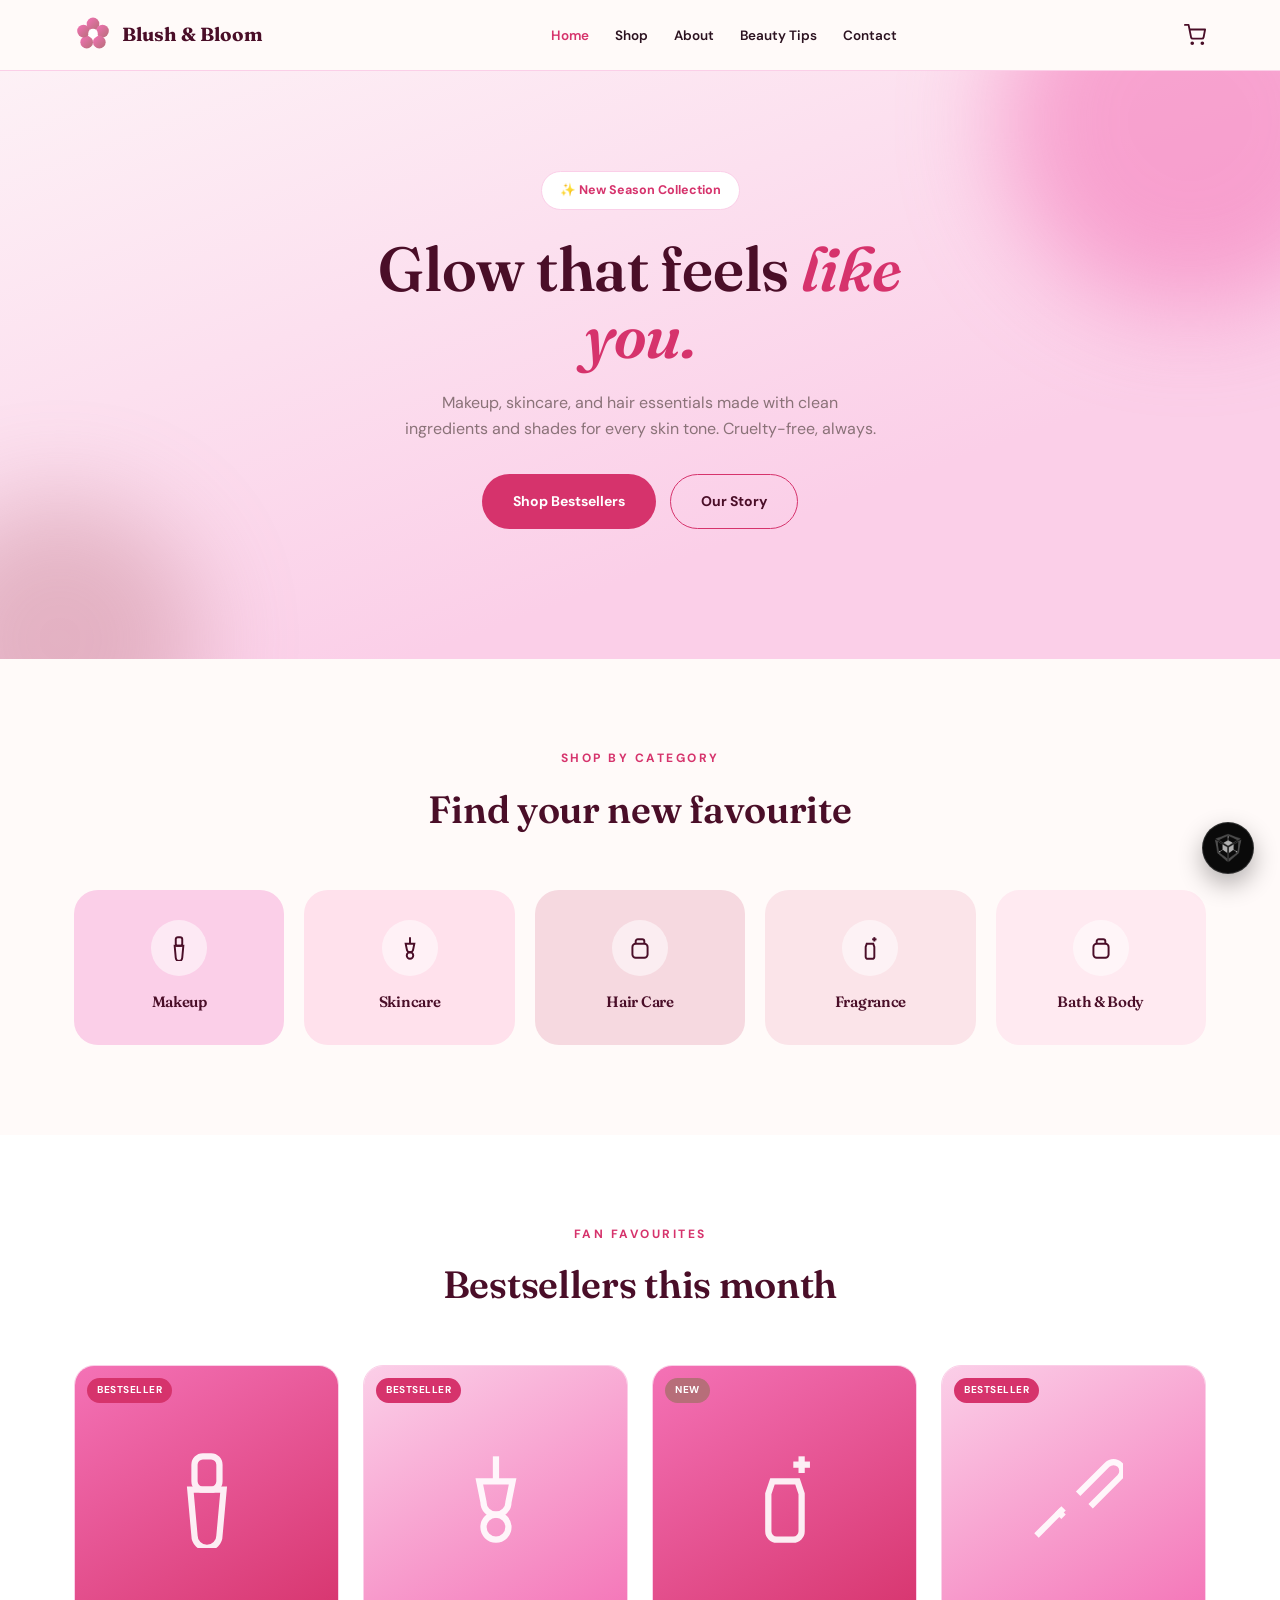
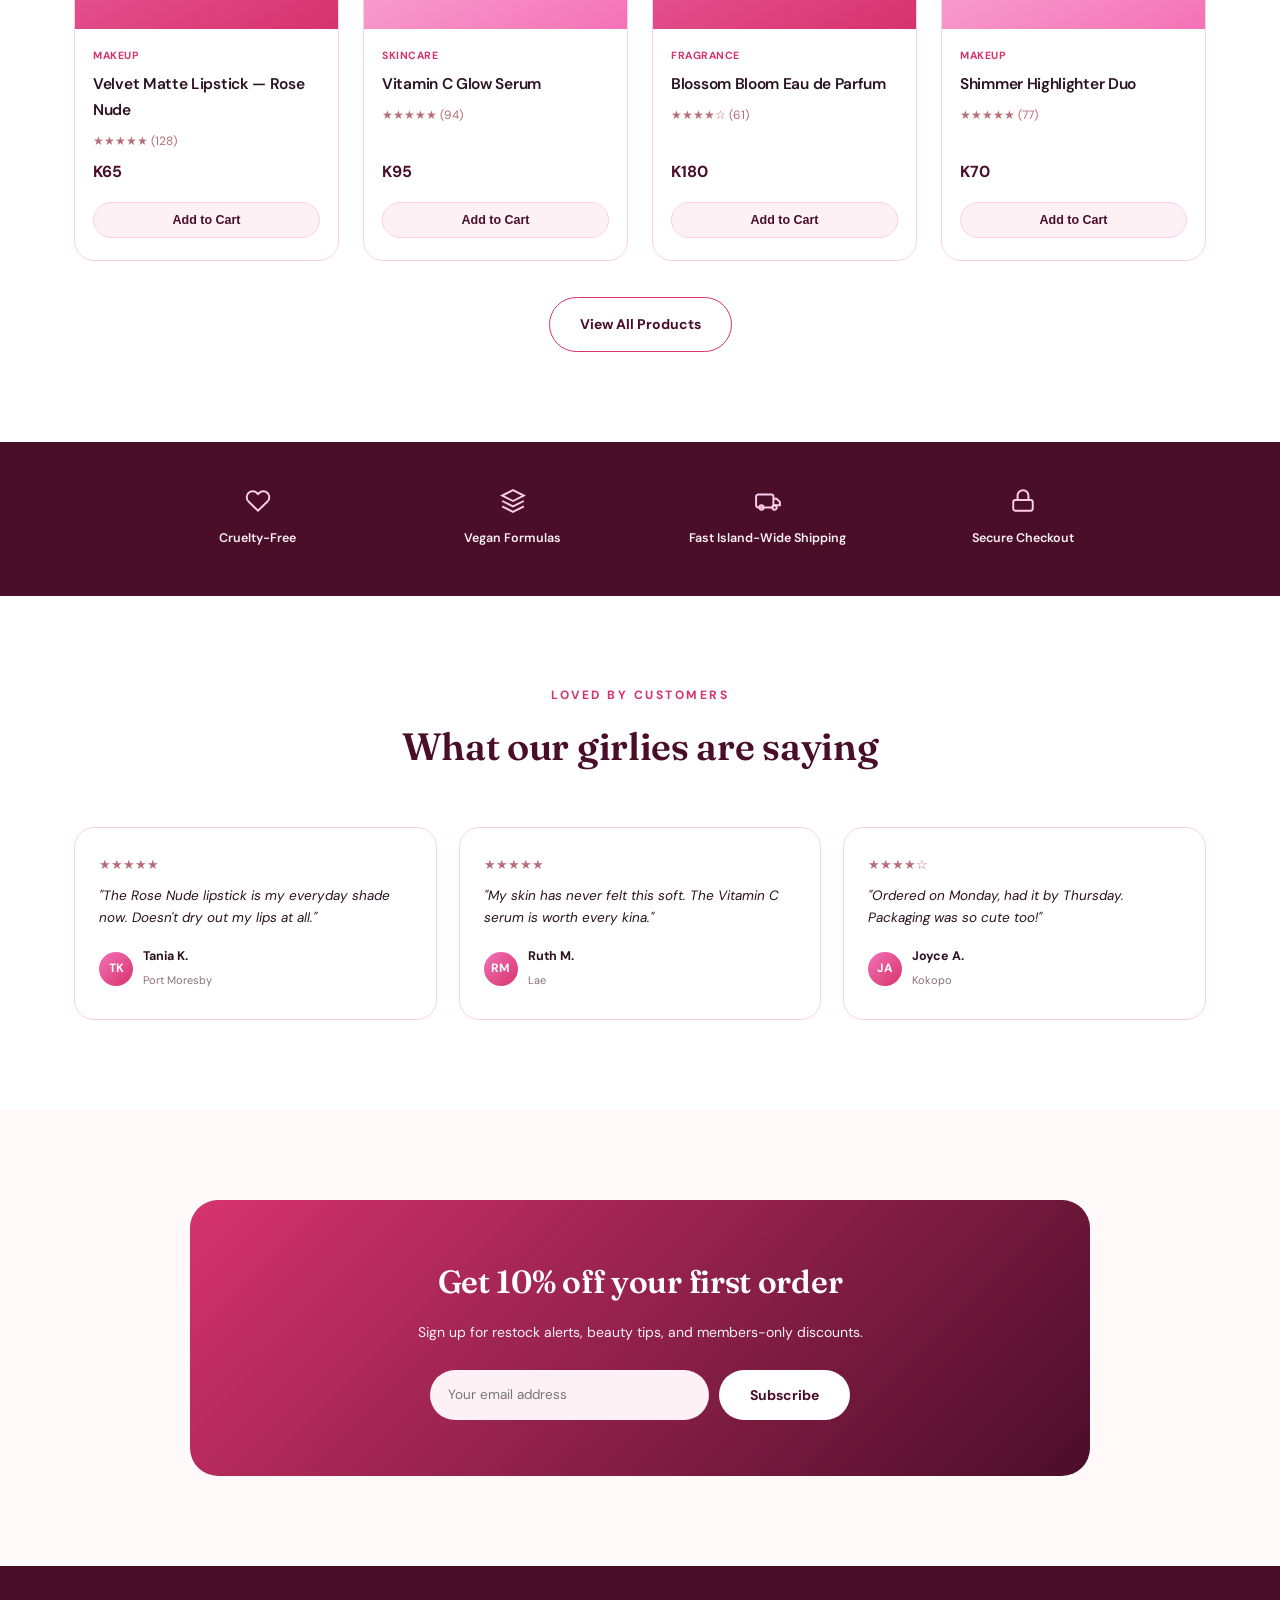
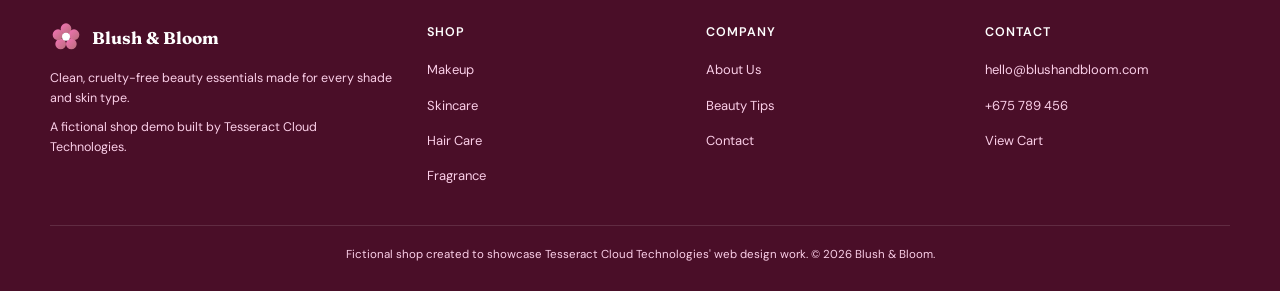
<file: index.html>
<!DOCTYPE html>
<html lang="en">
<head>
<meta charset="UTF-8">
<meta name="viewport" content="width=device-width, initial-scale=1.0">
<title>Blush &amp; Bloom — Makeup, Skincare &amp; Beauty Essentials</title>
<link rel="stylesheet" href="styles.css">
</head>
<body>

<nav class="nav">
  <div class="nav-inner">
    <a href="index.html" class="nav-logo">
      <svg viewBox="0 0 48 48"><defs><linearGradient id="bgNav1" x1="0" y1="0" x2="1" y2="1"><stop offset="0" stop-color="#f472b6"/><stop offset="1" stop-color="#b76e79"/></linearGradient></defs>
        <circle cx="24" cy="10" r="8" fill="url(#bgNav1)"/><circle cx="36" cy="19" r="8" fill="url(#bgNav1)"/><circle cx="32" cy="33" r="8" fill="url(#bgNav1)"/><circle cx="16" cy="33" r="8" fill="url(#bgNav1)"/><circle cx="12" cy="19" r="8" fill="url(#bgNav1)"/><circle cx="24" cy="22" r="6" fill="#fff"/>
      </svg>
      <span class="nav-logo-text">Blush &amp; Bloom</span>
    </a>
    <ul class="nav-links" id="navLinks">
      <li><a href="index.html" class="active">Home</a></li>
      <li><a href="shop.html">Shop</a></li>
      <li><a href="about.html">About</a></li>
      <li><a href="blog.html">Beauty Tips</a></li>
      <li><a href="contact.html">Contact</a></li>
    </ul>
    <div class="nav-right">
      <a href="cart.html" class="cart-link">
        <svg viewBox="0 0 24 24" fill="none" stroke="currentColor" stroke-width="2" stroke-linecap="round" stroke-linejoin="round"><circle cx="9" cy="21" r="1"/><circle cx="20" cy="21" r="1"/><path d="M1 1h4l2.7 13.4a2 2 0 0 0 2 1.6h9.7a2 2 0 0 0 2-1.6L23 6H6"/></svg>
        <span class="cart-badge" style="display:none;">0</span>
      </a>
    </div>
    <button class="nav-toggle" id="navToggle" aria-label="Toggle menu"><span></span><span></span><span></span></button>
  </div>
</nav>

<!-- HERO -->
<section class="hero">
  <div class="hero-blob b1"></div>
  <div class="hero-blob b2"></div>
  <div class="hero-inner">
    <div class="hero-tag">✨ New Season Collection</div>
    <h1>Glow that feels <em>like you.</em></h1>
    <p>Makeup, skincare, and hair essentials made with clean ingredients and shades for every skin tone. Cruelty-free, always.</p>
    <div class="hero-btns">
      <a href="shop.html" class="btn btn-solid">Shop Bestsellers</a>
      <a href="about.html" class="btn btn-outline">Our Story</a>
    </div>
  </div>
</section>

<!-- CATEGORIES -->
<section>
  <div class="wrap">
    <div class="section-head">
      <span class="eyebrow">Shop By Category</span>
      <h2>Find your new favourite</h2>
    </div>
    <div class="cat-grid">
      <a href="shop.html?cat=makeup" class="cat-tile ct1">
        <div class="cat-icon"><svg viewBox="0 0 24 24" fill="none" stroke="currentColor" stroke-width="1.8"><rect x="9" y="2" width="6" height="8" rx="2"/><path d="M8 10h8l-1 11a3 3 0 0 1-6 0z"/></svg></div>
        <h3>Makeup</h3>
      </a>
      <a href="shop.html?cat=skincare" class="cat-tile ct2">
        <div class="cat-icon"><svg viewBox="0 0 24 24" fill="none" stroke="currentColor" stroke-width="1.8"><path d="M12 2v6"/><path d="M8 8h8l-1 5a3 3 0 0 1-6 0z"/><circle cx="12" cy="19" r="3"/></svg></div>
        <h3>Skincare</h3>
      </a>
      <a href="shop.html?cat=hair" class="cat-tile ct3">
        <div class="cat-icon"><svg viewBox="0 0 24 24" fill="none" stroke="currentColor" stroke-width="1.8"><rect x="5" y="8" width="14" height="13" rx="3"/><path d="M8 8V6a2 2 0 0 1 2-2h4a2 2 0 0 1 2 2v2"/></svg></div>
        <h3>Hair Care</h3>
      </a>
      <a href="shop.html?cat=fragrance" class="cat-tile ct4">
        <div class="cat-icon"><svg viewBox="0 0 24 24" fill="none" stroke="currentColor" stroke-width="1.8"><path d="M14 4h4"/><path d="M16 2v4"/><path d="M9 8h6l1 3v9a2 2 0 0 1-2 2h-4a2 2 0 0 1-2-2v-9z"/></svg></div>
        <h3>Fragrance</h3>
      </a>
      <a href="shop.html?cat=bath" class="cat-tile ct5">
        <div class="cat-icon"><svg viewBox="0 0 24 24" fill="none" stroke="currentColor" stroke-width="1.8"><rect x="5" y="8" width="14" height="13" rx="3"/><path d="M8 8V6a2 2 0 0 1 2-2h4a2 2 0 0 1 2 2v2"/></svg></div>
        <h3>Bath &amp; Body</h3>
      </a>
    </div>
  </div>
</section>

<!-- BESTSELLERS -->
<section style="background:#fff;">
  <div class="wrap">
    <div class="section-head">
      <span class="eyebrow">Fan Favourites</span>
      <h2>Bestsellers this month</h2>
    </div>
    <div class="product-grid">

      <div class="product-card" data-category="makeup">
        <div class="product-thumb pg1"><span class="product-badge">Bestseller</span><svg viewBox="0 0 24 24" fill="none" stroke="#fff" stroke-width="1.5"><rect x="9" y="2" width="6" height="8" rx="2"/><path d="M8 10h8l-1 11a3 3 0 0 1-6 0z"/></svg></div>
        <div class="product-body">
          <span class="product-cat">Makeup</span>
          <h3>Velvet Matte Lipstick — Rose Nude</h3>
          <div class="product-rating">★★★★★ (128)</div>
          <div class="product-price">K65</div>
          <button class="add-cart-btn" data-add-id="p1" data-name="Velvet Matte Lipstick — Rose Nude" data-price="65" data-gradient="pg1" data-icon="lipstick">Add to Cart</button>
        </div>
      </div>

      <div class="product-card" data-category="skincare">
        <div class="product-thumb pg2"><span class="product-badge">Bestseller</span><svg viewBox="0 0 24 24" fill="none" stroke="#fff" stroke-width="1.5"><path d="M12 2v6"/><path d="M8 8h8l-1 5a3 3 0 0 1-6 0z"/><circle cx="12" cy="19" r="3"/></svg></div>
        <div class="product-body">
          <span class="product-cat">Skincare</span>
          <h3>Vitamin C Glow Serum</h3>
          <div class="product-rating">★★★★★ (94)</div>
          <div class="product-price">K95</div>
          <button class="add-cart-btn" data-add-id="p4" data-name="Vitamin C Glow Serum" data-price="95" data-gradient="pg2" data-icon="dropper">Add to Cart</button>
        </div>
      </div>

      <div class="product-card" data-category="fragrance">
        <div class="product-thumb pg1"><span class="product-badge new">New</span><svg viewBox="0 0 24 24" fill="none" stroke="#fff" stroke-width="1.5"><path d="M14 4h4"/><path d="M16 2v4"/><path d="M9 8h6l1 3v9a2 2 0 0 1-2 2h-4a2 2 0 0 1-2-2v-9z"/></svg></div>
        <div class="product-body">
          <span class="product-cat">Fragrance</span>
          <h3>Blossom Bloom Eau de Parfum</h3>
          <div class="product-rating">★★★★☆ (61)</div>
          <div class="product-price">K180</div>
          <button class="add-cart-btn" data-add-id="p6" data-name="Blossom Bloom Eau de Parfum" data-price="180" data-gradient="pg1" data-icon="bottle">Add to Cart</button>
        </div>
      </div>

      <div class="product-card" data-category="makeup">
        <div class="product-thumb pg2"><span class="product-badge">Bestseller</span><svg viewBox="0 0 24 24" fill="none" stroke="#fff" stroke-width="1.5"><path d="M9.5 14.5 3 21"/><path d="M13 11l7-7a2 2 0 0 1 3 3l-7 7"/><path d="M8 15l1.5 1.5"/></svg></div>
        <div class="product-body">
          <span class="product-cat">Makeup</span>
          <h3>Shimmer Highlighter Duo</h3>
          <div class="product-rating">★★★★★ (77)</div>
          <div class="product-price">K70</div>
          <button class="add-cart-btn" data-add-id="p8" data-name="Shimmer Highlighter Duo" data-price="70" data-gradient="pg2" data-icon="brush">Add to Cart</button>
        </div>
      </div>

    </div>
    <div style="text-align:center; margin-top:36px;">
      <a href="shop.html" class="btn btn-outline">View All Products</a>
    </div>
  </div>
</section>

<!-- VALUES -->
<section class="values-strip">
  <div class="values-grid">
    <div><svg viewBox="0 0 24 24" fill="none" stroke="currentColor" stroke-width="1.8"><path d="M20.8 4.6a5.5 5.5 0 0 0-7.8 0L12 5.6l-1-1a5.5 5.5 0 0 0-7.8 7.8l1 1L12 21l7.8-7.6 1-1a5.5 5.5 0 0 0 0-7.8z"/></svg><span>Cruelty-Free</span></div>
    <div><svg viewBox="0 0 24 24" fill="none" stroke="currentColor" stroke-width="1.8"><path d="M12 2 2 7l10 5 10-5-10-5z"/><path d="M2 17l10 5 10-5"/><path d="M2 12l10 5 10-5"/></svg><span>Vegan Formulas</span></div>
    <div><svg viewBox="0 0 24 24" fill="none" stroke="currentColor" stroke-width="1.8"><rect x="1" y="6" width="16" height="12" rx="2"/><path d="M17 10h3l3 3v3h-6"/><circle cx="6" cy="18" r="2"/><circle cx="18" cy="18" r="2"/></svg><span>Fast Island-Wide Shipping</span></div>
    <div><svg viewBox="0 0 24 24" fill="none" stroke="currentColor" stroke-width="1.8"><rect x="3" y="11" width="18" height="10" rx="2"/><path d="M7 11V7a5 5 0 0 1 10 0v4"/></svg><span>Secure Checkout</span></div>
  </div>
</section>

<!-- REVIEWS -->
<section style="background:#fff;">
  <div class="wrap">
    <div class="section-head">
      <span class="eyebrow">Loved By Customers</span>
      <h2>What our girlies are saying</h2>
    </div>
    <div class="review-grid">
      <div class="review-card">
        <div class="review-stars">★★★★★</div>
        <p>"The Rose Nude lipstick is my everyday shade now. Doesn't dry out my lips at all."</p>
        <div class="review-person"><div class="review-avatar">TK</div><div><strong>Tania K.</strong><span>Port Moresby</span></div></div>
      </div>
      <div class="review-card">
        <div class="review-stars">★★★★★</div>
        <p>"My skin has never felt this soft. The Vitamin C serum is worth every kina."</p>
        <div class="review-person"><div class="review-avatar">RM</div><div><strong>Ruth M.</strong><span>Lae</span></div></div>
      </div>
      <div class="review-card">
        <div class="review-stars">★★★★☆</div>
        <p>"Ordered on Monday, had it by Thursday. Packaging was so cute too!"</p>
        <div class="review-person"><div class="review-avatar">JA</div><div><strong>Joyce A.</strong><span>Kokopo</span></div></div>
      </div>
    </div>
  </div>
</section>

<!-- NEWSLETTER -->
<section>
  <div class="newsletter">
    <h2>Get 10% off your first order</h2>
    <p>Sign up for restock alerts, beauty tips, and members-only discounts.</p>
    <form class="newsletter-form" id="newsletterForm">
      <input type="email" placeholder="Your email address" required>
      <button type="submit" class="btn" style="background:#fff; color:var(--pink-900);">Subscribe</button>
    </form>
    <div class="newsletter-msg" id="newsletterMsg">Thanks for subscribing! (This is a demo form, no email was sent.)</div>
  </div>
</section>

<footer>
  <div class="footer-grid">
    <div>
      <div class="footer-logo">
        <svg viewBox="0 0 48 48"><defs><linearGradient id="bgFoot1" x1="0" y1="0" x2="1" y2="1"><stop offset="0" stop-color="#f472b6"/><stop offset="1" stop-color="#b76e79"/></linearGradient></defs>
          <circle cx="24" cy="10" r="8" fill="url(#bgFoot1)"/><circle cx="36" cy="19" r="8" fill="url(#bgFoot1)"/><circle cx="32" cy="33" r="8" fill="url(#bgFoot1)"/><circle cx="16" cy="33" r="8" fill="url(#bgFoot1)"/><circle cx="12" cy="19" r="8" fill="url(#bgFoot1)"/><circle cx="24" cy="22" r="6" fill="#fff"/>
        </svg>
        <span style="font-family:'Fraunces',serif; font-weight:700; font-size:17px;">Blush &amp; Bloom</span>
      </div>
      <p>Clean, cruelty-free beauty essentials made for every shade and skin type.</p>
      <p>A fictional shop demo built by Tesseract Cloud Technologies.</p>
    </div>
    <div>
      <h4>Shop</h4>
      <ul class="footer-links">
        <li><a href="shop.html?cat=makeup">Makeup</a></li>
        <li><a href="shop.html?cat=skincare">Skincare</a></li>
        <li><a href="shop.html?cat=hair">Hair Care</a></li>
        <li><a href="shop.html?cat=fragrance">Fragrance</a></li>
      </ul>
    </div>
    <div>
      <h4>Company</h4>
      <ul class="footer-links">
        <li><a href="about.html">About Us</a></li>
        <li><a href="blog.html">Beauty Tips</a></li>
        <li><a href="contact.html">Contact</a></li>
      </ul>
    </div>
    <div>
      <h4>Contact</h4>
      <ul class="footer-links">
        <li><a href="mailto:hello@blushandbloom.com">hello@blushandbloom.com</a></li>
        <li><a href="tel:+675789456">+675 789 456</a></li>
        <li><a href="cart.html">View Cart</a></li>
      </ul>
    </div>
  </div>
  <div class="footer-bottom">Fictional shop created to showcase Tesseract Cloud Technologies' web design work. &copy; 2026 Blush &amp; Bloom.</div>
</footer>
<a href="https://demo.tesseract-pg.com/" class="fab-home" aria-label="Back to Showcase">
  <img src="tctd_icon.png" alt="Back to Showcase">
  <span class="fab-tooltip">Back to Showcase</span>
</a>

<script src="script.js"></script>
</body>
</html>
</file>
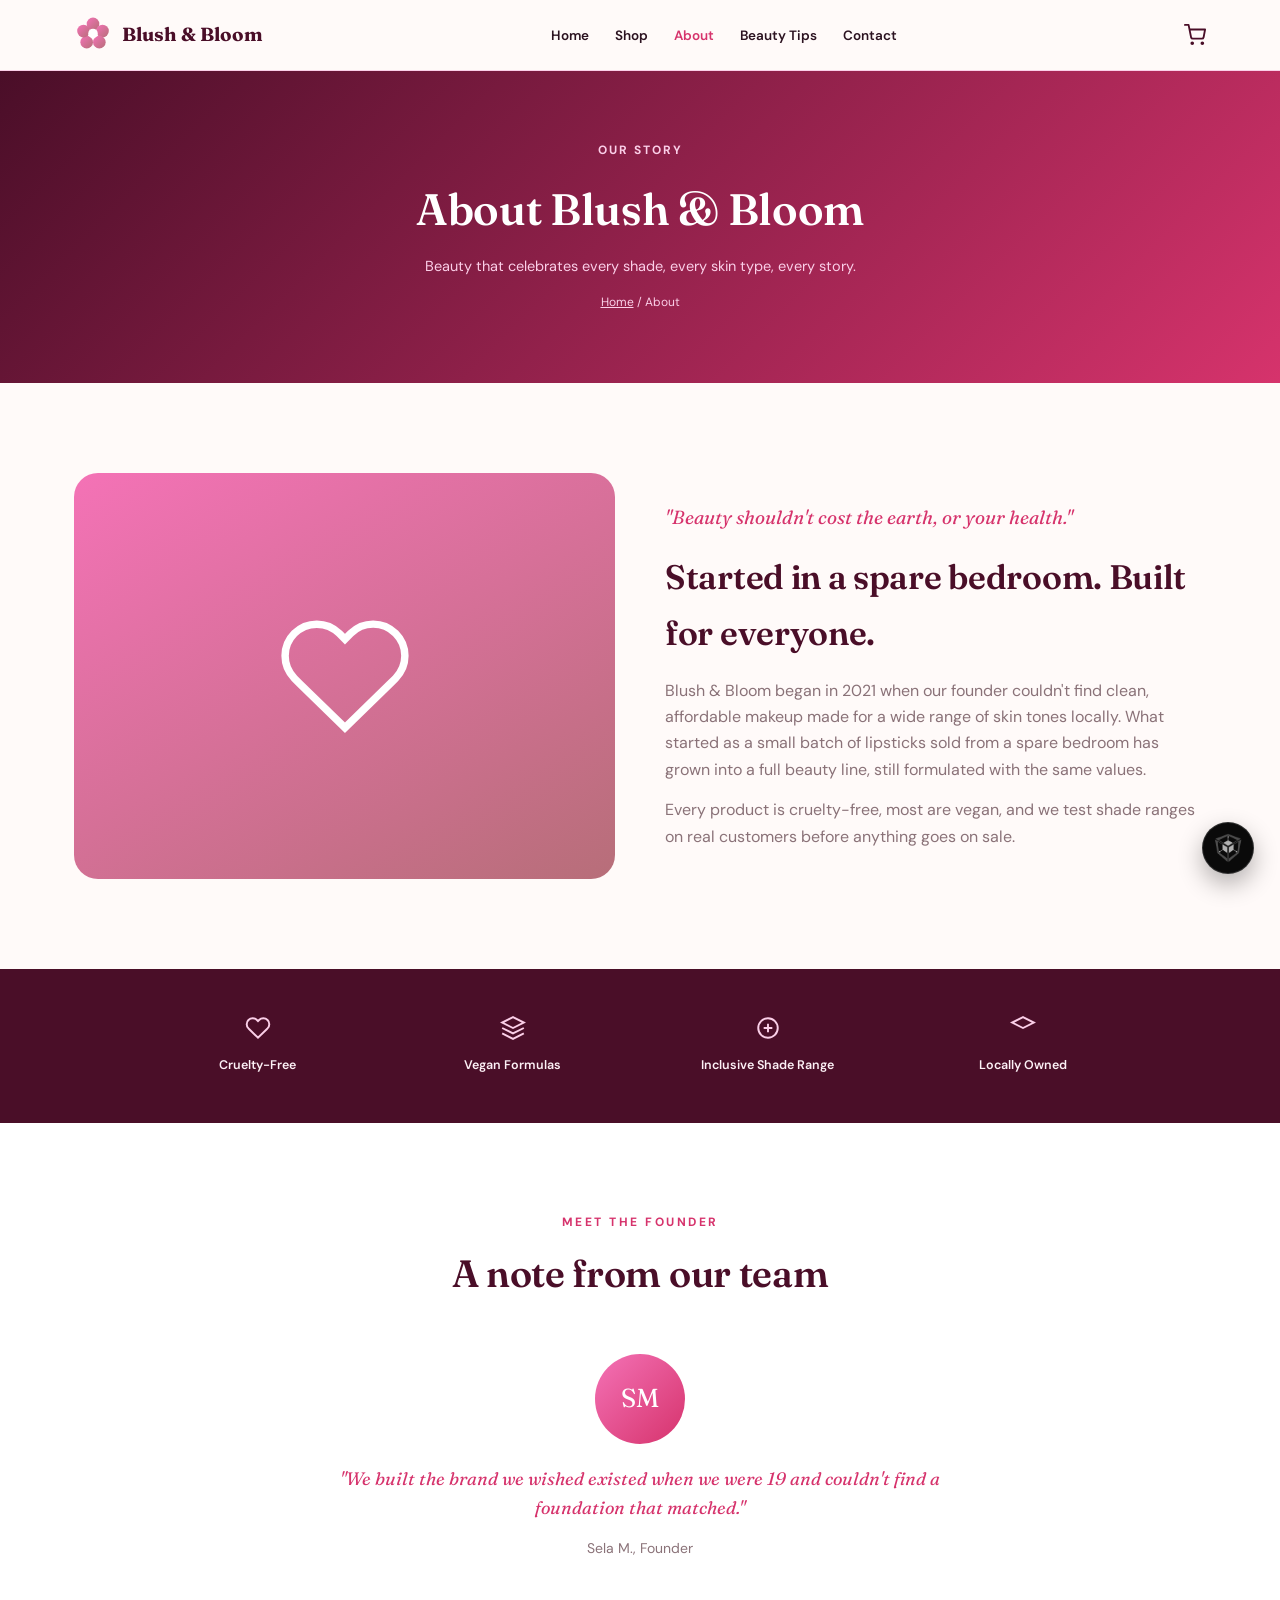
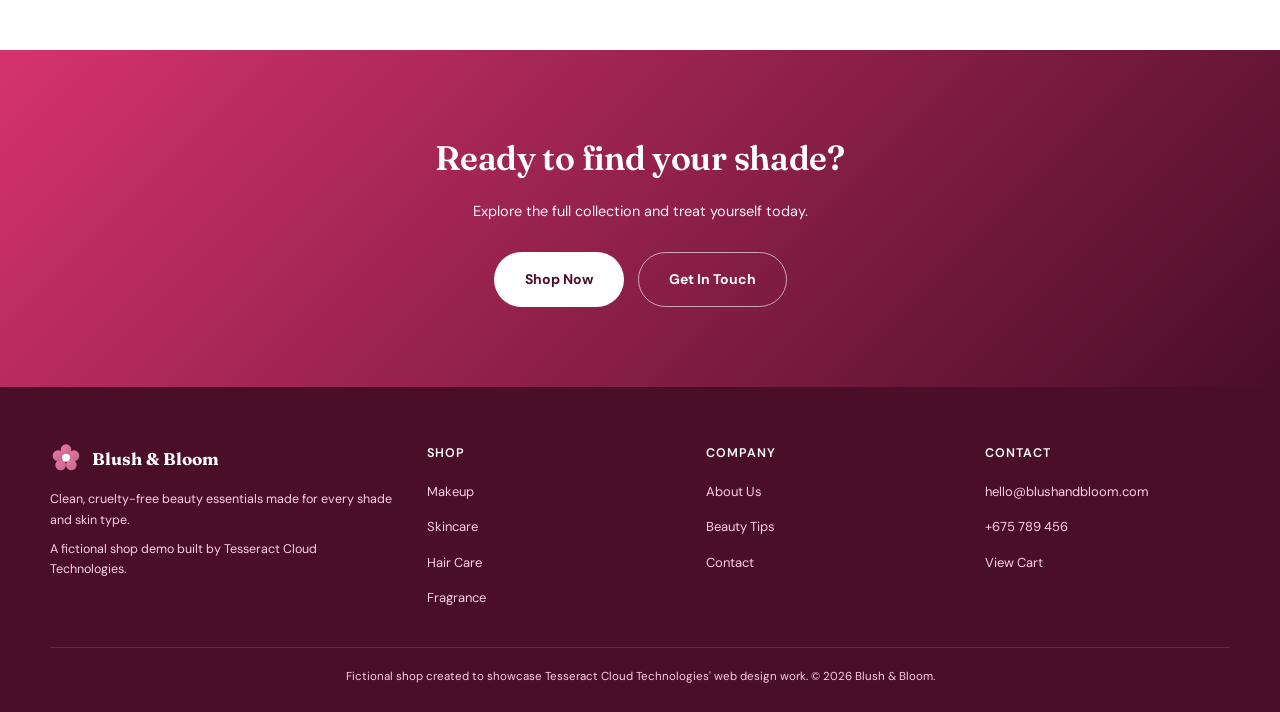
<file: about.html>
<!DOCTYPE html>
<html lang="en">
<head>
<meta charset="UTF-8">
<meta name="viewport" content="width=device-width, initial-scale=1.0">
<title>About Us — Blush &amp; Bloom</title>
<link rel="stylesheet" href="styles.css">
</head>
<body>

<nav class="nav">
  <div class="nav-inner">
    <a href="index.html" class="nav-logo">
      <svg viewBox="0 0 48 48"><defs><linearGradient id="bgNav6" x1="0" y1="0" x2="1" y2="1"><stop offset="0" stop-color="#f472b6"/><stop offset="1" stop-color="#b76e79"/></linearGradient></defs>
        <circle cx="24" cy="10" r="8" fill="url(#bgNav6)"/><circle cx="36" cy="19" r="8" fill="url(#bgNav6)"/><circle cx="32" cy="33" r="8" fill="url(#bgNav6)"/><circle cx="16" cy="33" r="8" fill="url(#bgNav6)"/><circle cx="12" cy="19" r="8" fill="url(#bgNav6)"/><circle cx="24" cy="22" r="6" fill="#fff"/>
      </svg>
      <span class="nav-logo-text">Blush &amp; Bloom</span>
    </a>
    <ul class="nav-links" id="navLinks">
      <li><a href="index.html">Home</a></li>
      <li><a href="shop.html">Shop</a></li>
      <li><a href="about.html" class="active">About</a></li>
      <li><a href="blog.html">Beauty Tips</a></li>
      <li><a href="contact.html">Contact</a></li>
    </ul>
    <div class="nav-right">
      <a href="cart.html" class="cart-link">
        <svg viewBox="0 0 24 24" fill="none" stroke="currentColor" stroke-width="2" stroke-linecap="round" stroke-linejoin="round"><circle cx="9" cy="21" r="1"/><circle cx="20" cy="21" r="1"/><path d="M1 1h4l2.7 13.4a2 2 0 0 0 2 1.6h9.7a2 2 0 0 0 2-1.6L23 6H6"/></svg>
        <span class="cart-badge" style="display:none;">0</span>
      </a>
    </div>
    <button class="nav-toggle" id="navToggle" aria-label="Toggle menu"><span></span><span></span><span></span></button>
  </div>
</nav>

<section class="page-hero">
  <div class="page-hero-inner">
    <span class="tag">Our Story</span>
    <h1>About Blush &amp; Bloom</h1>
    <p>Beauty that celebrates every shade, every skin type, every story.</p>
    <div class="crumb"><a href="index.html">Home</a> / About</div>
  </div>
</section>

<section>
  <div class="wrap" style="display:grid; grid-template-columns:1fr 1fr; gap:50px; align-items:center;">
    <div style="aspect-ratio:4/3; border-radius:24px; background:linear-gradient(150deg,#f472b6,#b76e79); display:flex; align-items:center; justify-content:center;">
      <svg viewBox="0 0 24 24" fill="none" stroke="#fff" stroke-width="1.3" style="width:34%;height:34%;"><path d="M20.8 4.6a5.5 5.5 0 0 0-7.8 0L12 5.6l-1-1a5.5 5.5 0 0 0-7.8 7.8l1 1L12 21l7.8-7.6 1-1a5.5 5.5 0 0 0 0-7.8z"/></svg>
    </div>
    <div>
      <span class="script" style="font-size:19px;">"Beauty shouldn't cost the earth, or your health."</span>
      <h2 style="font-size:clamp(24px,4vw,34px); color:var(--pink-900); margin:16px 0;">Started in a spare bedroom. Built for everyone.</h2>
      <p style="color:var(--grey); margin-bottom:14px;">Blush &amp; Bloom began in 2021 when our founder couldn't find clean, affordable makeup made for a wide range of skin tones locally. What started as a small batch of lipsticks sold from a spare bedroom has grown into a full beauty line, still formulated with the same values.</p>
      <p style="color:var(--grey);">Every product is cruelty-free, most are vegan, and we test shade ranges on real customers before anything goes on sale.</p>
    </div>
  </div>
</section>

<section class="values-strip" style="border-radius:0;">
  <div class="values-grid">
    <div><svg viewBox="0 0 24 24" fill="none" stroke="currentColor" stroke-width="1.8"><path d="M20.8 4.6a5.5 5.5 0 0 0-7.8 0L12 5.6l-1-1a5.5 5.5 0 0 0-7.8 7.8l1 1L12 21l7.8-7.6 1-1a5.5 5.5 0 0 0 0-7.8z"/></svg><span>Cruelty-Free</span></div>
    <div><svg viewBox="0 0 24 24" fill="none" stroke="currentColor" stroke-width="1.8"><path d="M12 2 2 7l10 5 10-5-10-5z"/><path d="M2 17l10 5 10-5"/><path d="M2 12l10 5 10-5"/></svg><span>Vegan Formulas</span></div>
    <div><svg viewBox="0 0 24 24" fill="none" stroke="currentColor" stroke-width="1.8"><circle cx="12" cy="12" r="9"/><path d="M8 12h8"/><path d="M12 8v8"/></svg><span>Inclusive Shade Range</span></div>
    <div><svg viewBox="0 0 24 24" fill="none" stroke="currentColor" stroke-width="1.8"><path d="M12 2 2 7l10 5 10-5-10-5z"/></svg><span>Locally Owned</span></div>
  </div>
</section>

<section style="background:#fff;">
  <div class="wrap">
    <div class="section-head">
      <span class="eyebrow">Meet The Founder</span>
      <h2>A note from our team</h2>
    </div>
    <div style="max-width:680px; margin:0 auto; text-align:center;">
      <div style="width:90px; height:90px; border-radius:50%; margin:0 auto 20px; background:linear-gradient(135deg,#f472b6,#d6336c); display:flex; align-items:center; justify-content:center; color:#fff; font-family:'Fraunces',serif; font-size:26px;">SM</div>
      <p class="script" style="font-size:18px; margin-bottom:14px;">"We built the brand we wished existed when we were 19 and couldn't find a foundation that matched."</p>
      <p style="color:var(--grey); font-size:14px;">Sela M., Founder</p>
    </div>
  </div>
</section>

<section class="cta-band">
  <h2>Ready to find your shade?</h2>
  <p>Explore the full collection and treat yourself today.</p>
  <div class="cta-btns">
    <a href="shop.html" class="btn" style="background:#fff; color:var(--pink-900);">Shop Now</a>
    <a href="contact.html" class="btn btn-outline-light">Get In Touch</a>
  </div>
</section>

<footer>
  <div class="footer-grid">
    <div>
      <div class="footer-logo">
        <svg viewBox="0 0 48 48"><defs><linearGradient id="bgFoot6" x1="0" y1="0" x2="1" y2="1"><stop offset="0" stop-color="#f472b6"/><stop offset="1" stop-color="#b76e79"/></linearGradient></defs>
          <circle cx="24" cy="10" r="8" fill="url(#bgFoot6)"/><circle cx="36" cy="19" r="8" fill="url(#bgFoot6)"/><circle cx="32" cy="33" r="8" fill="url(#bgFoot6)"/><circle cx="16" cy="33" r="8" fill="url(#bgFoot6)"/><circle cx="12" cy="19" r="8" fill="url(#bgFoot6)"/><circle cx="24" cy="22" r="6" fill="#fff"/>
        </svg>
        <span style="font-family:'Fraunces',serif; font-weight:700; font-size:17px;">Blush &amp; Bloom</span>
      </div>
      <p>Clean, cruelty-free beauty essentials made for every shade and skin type.</p>
      <p>A fictional shop demo built by Tesseract Cloud Technologies.</p>
    </div>
    <div>
      <h4>Shop</h4>
      <ul class="footer-links">
        <li><a href="shop.html?cat=makeup">Makeup</a></li>
        <li><a href="shop.html?cat=skincare">Skincare</a></li>
        <li><a href="shop.html?cat=hair">Hair Care</a></li>
        <li><a href="shop.html?cat=fragrance">Fragrance</a></li>
      </ul>
    </div>
    <div>
      <h4>Company</h4>
      <ul class="footer-links">
        <li><a href="about.html">About Us</a></li>
        <li><a href="blog.html">Beauty Tips</a></li>
        <li><a href="contact.html">Contact</a></li>
      </ul>
    </div>
    <div>
      <h4>Contact</h4>
      <ul class="footer-links">
        <li><a href="mailto:hello@blushandbloom.com">hello@blushandbloom.com</a></li>
        <li><a href="tel:+675789456">+675 789 456</a></li>
        <li><a href="cart.html">View Cart</a></li>
      </ul>
    </div>
  </div>
  <div class="footer-bottom">Fictional shop created to showcase Tesseract Cloud Technologies' web design work. &copy; 2026 Blush &amp; Bloom.</div>
</footer>
<a href="https://demo.tesseract-pg.com/" class="fab-home" aria-label="Back to Showcase">
  <img src="tctd_icon.png" alt="Back to Showcase">
  <span class="fab-tooltip">Back to Showcase</span>
</a>

<script src="script.js"></script>
</body>
</html>
</file>
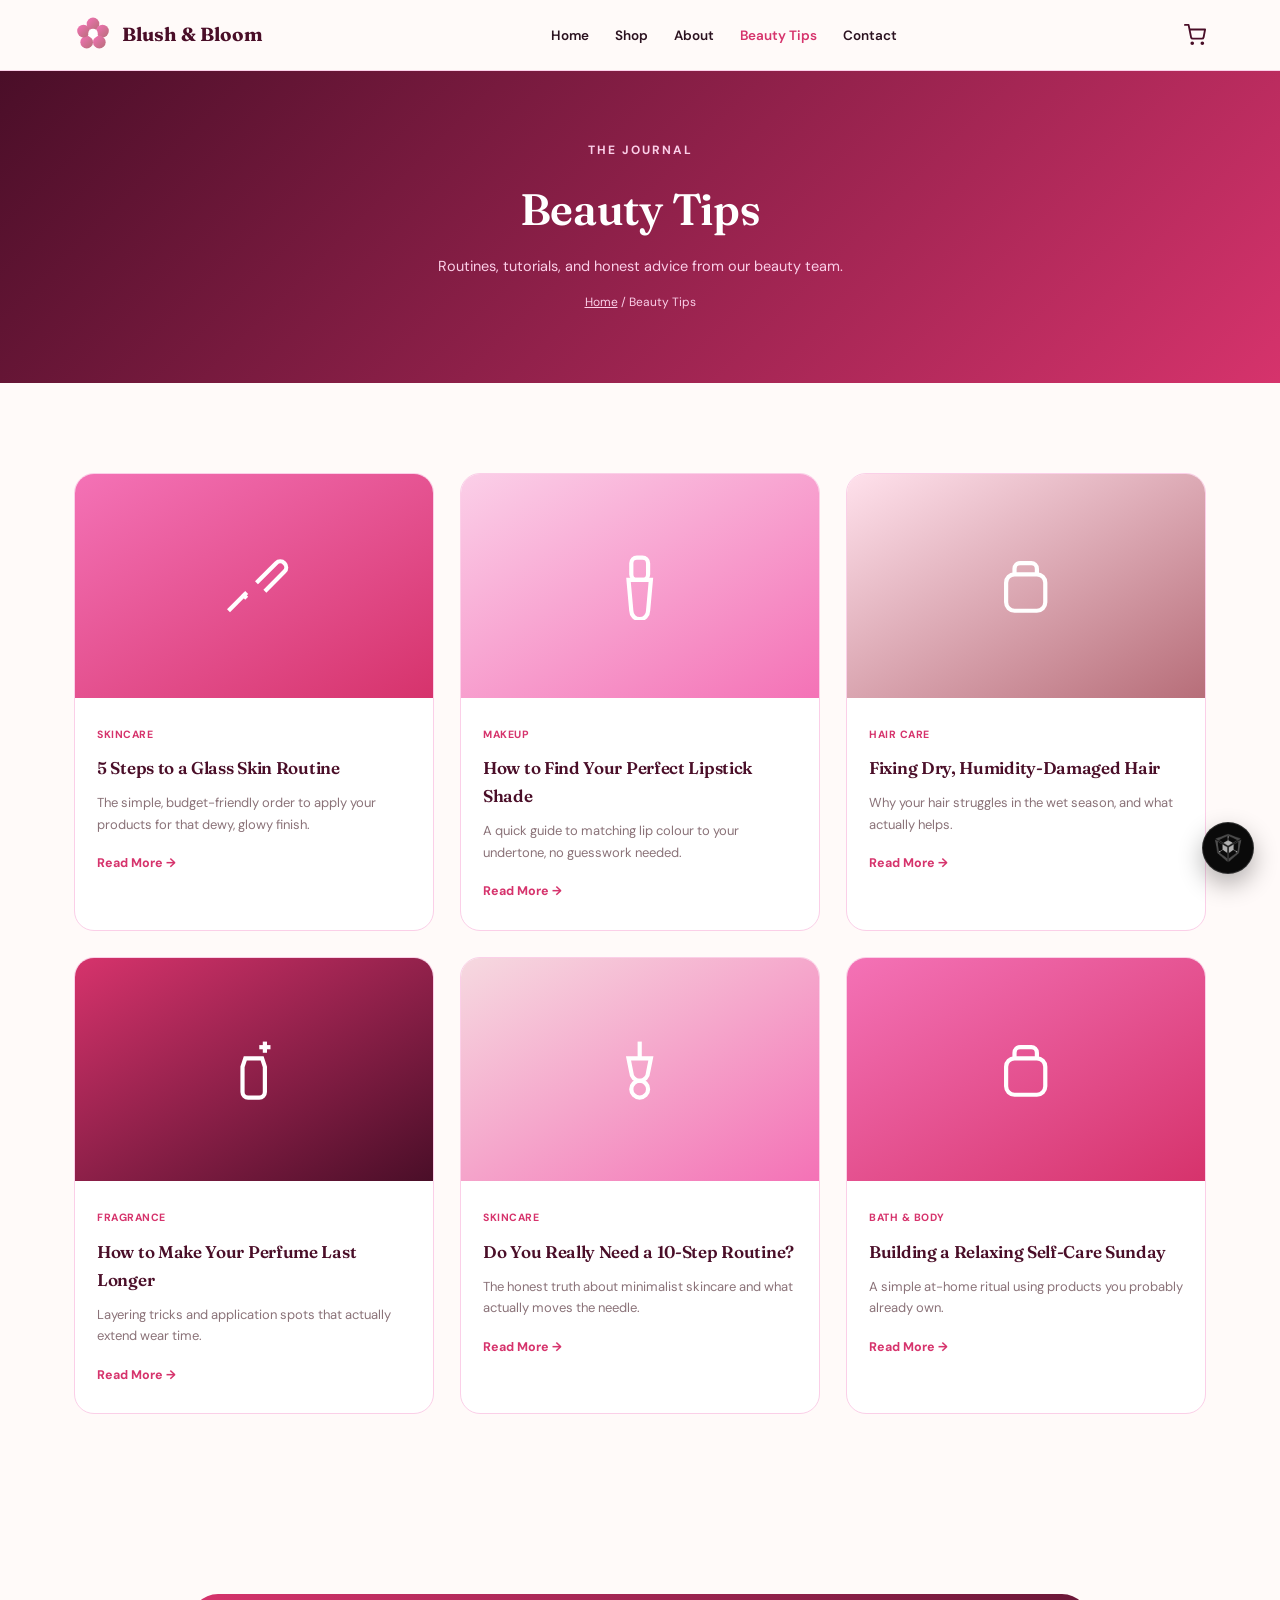
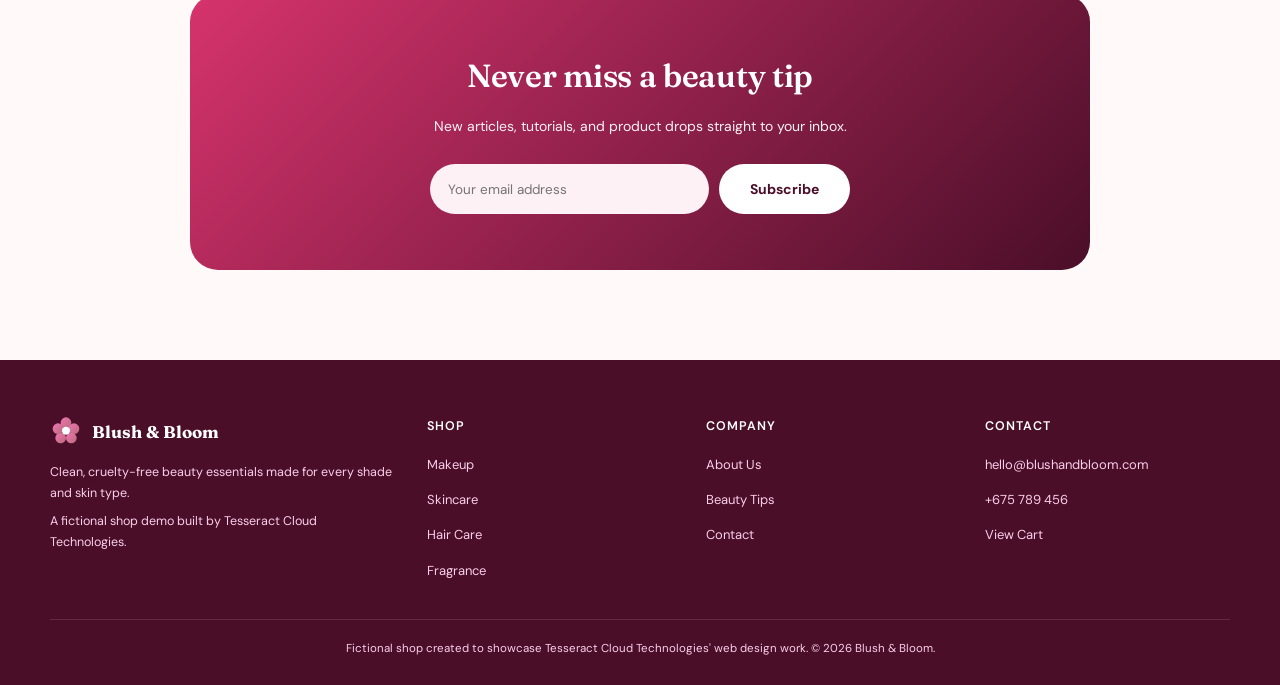
<file: blog.html>
<!DOCTYPE html>
<html lang="en">
<head>
<meta charset="UTF-8">
<meta name="viewport" content="width=device-width, initial-scale=1.0">
<title>Beauty Tips — Blush &amp; Bloom</title>
<link rel="stylesheet" href="styles.css">
</head>
<body>

<nav class="nav">
  <div class="nav-inner">
    <a href="index.html" class="nav-logo">
      <svg viewBox="0 0 48 48"><defs><linearGradient id="bgNav7" x1="0" y1="0" x2="1" y2="1"><stop offset="0" stop-color="#f472b6"/><stop offset="1" stop-color="#b76e79"/></linearGradient></defs>
        <circle cx="24" cy="10" r="8" fill="url(#bgNav7)"/><circle cx="36" cy="19" r="8" fill="url(#bgNav7)"/><circle cx="32" cy="33" r="8" fill="url(#bgNav7)"/><circle cx="16" cy="33" r="8" fill="url(#bgNav7)"/><circle cx="12" cy="19" r="8" fill="url(#bgNav7)"/><circle cx="24" cy="22" r="6" fill="#fff"/>
      </svg>
      <span class="nav-logo-text">Blush &amp; Bloom</span>
    </a>
    <ul class="nav-links" id="navLinks">
      <li><a href="index.html">Home</a></li>
      <li><a href="shop.html">Shop</a></li>
      <li><a href="about.html">About</a></li>
      <li><a href="blog.html" class="active">Beauty Tips</a></li>
      <li><a href="contact.html">Contact</a></li>
    </ul>
    <div class="nav-right">
      <a href="cart.html" class="cart-link">
        <svg viewBox="0 0 24 24" fill="none" stroke="currentColor" stroke-width="2" stroke-linecap="round" stroke-linejoin="round"><circle cx="9" cy="21" r="1"/><circle cx="20" cy="21" r="1"/><path d="M1 1h4l2.7 13.4a2 2 0 0 0 2 1.6h9.7a2 2 0 0 0 2-1.6L23 6H6"/></svg>
        <span class="cart-badge" style="display:none;">0</span>
      </a>
    </div>
    <button class="nav-toggle" id="navToggle" aria-label="Toggle menu"><span></span><span></span><span></span></button>
  </div>
</nav>

<section class="page-hero">
  <div class="page-hero-inner">
    <span class="tag">The Journal</span>
    <h1>Beauty Tips</h1>
    <p>Routines, tutorials, and honest advice from our beauty team.</p>
    <div class="crumb"><a href="index.html">Home</a> / Beauty Tips</div>
  </div>
</section>

<section>
  <div class="wrap">
    <div class="blog-grid">

      <div class="blog-card">
        <div class="blog-thumb pg1"><svg viewBox="0 0 24 24" fill="none" stroke="#fff" stroke-width="1.5"><path d="M9.5 14.5 3 21"/><path d="M13 11l7-7a2 2 0 0 1 3 3l-7 7"/><path d="M8 15l1.5 1.5"/></svg></div>
        <div class="blog-body">
          <span class="blog-tag">Skincare</span>
          <h3>5 Steps to a Glass Skin Routine</h3>
          <p>The simple, budget-friendly order to apply your products for that dewy, glowy finish.</p>
          <a href="#">Read More →</a>
        </div>
      </div>

      <div class="blog-card">
        <div class="blog-thumb pg2"><svg viewBox="0 0 24 24" fill="none" stroke="#fff" stroke-width="1.5"><rect x="9" y="2" width="6" height="8" rx="2"/><path d="M8 10h8l-1 11a3 3 0 0 1-6 0z"/></svg></div>
        <div class="blog-body">
          <span class="blog-tag">Makeup</span>
          <h3>How to Find Your Perfect Lipstick Shade</h3>
          <p>A quick guide to matching lip colour to your undertone, no guesswork needed.</p>
          <a href="#">Read More →</a>
        </div>
      </div>

      <div class="blog-card">
        <div class="blog-thumb pg3"><svg viewBox="0 0 24 24" fill="none" stroke="#fff" stroke-width="1.5"><rect x="5" y="8" width="14" height="13" rx="3"/><path d="M8 8V6a2 2 0 0 1 2-2h4a2 2 0 0 1 2 2v2"/></svg></div>
        <div class="blog-body">
          <span class="blog-tag">Hair Care</span>
          <h3>Fixing Dry, Humidity-Damaged Hair</h3>
          <p>Why your hair struggles in the wet season, and what actually helps.</p>
          <a href="#">Read More →</a>
        </div>
      </div>

      <div class="blog-card">
        <div class="blog-thumb pg4"><svg viewBox="0 0 24 24" fill="none" stroke="#fff" stroke-width="1.5"><path d="M14 4h4"/><path d="M16 2v4"/><path d="M9 8h6l1 3v9a2 2 0 0 1-2 2h-4a2 2 0 0 1-2-2v-9z"/></svg></div>
        <div class="blog-body">
          <span class="blog-tag">Fragrance</span>
          <h3>How to Make Your Perfume Last Longer</h3>
          <p>Layering tricks and application spots that actually extend wear time.</p>
          <a href="#">Read More →</a>
        </div>
      </div>

      <div class="blog-card">
        <div class="blog-thumb pg5"><svg viewBox="0 0 24 24" fill="none" stroke="#fff" stroke-width="1.5"><path d="M12 2v6"/><path d="M8 8h8l-1 5a3 3 0 0 1-6 0z"/><circle cx="12" cy="19" r="3"/></svg></div>
        <div class="blog-body">
          <span class="blog-tag">Skincare</span>
          <h3>Do You Really Need a 10-Step Routine?</h3>
          <p>The honest truth about minimalist skincare and what actually moves the needle.</p>
          <a href="#">Read More →</a>
        </div>
      </div>

      <div class="blog-card">
        <div class="blog-thumb pg1"><svg viewBox="0 0 24 24" fill="none" stroke="#fff" stroke-width="1.5"><rect x="5" y="8" width="14" height="13" rx="3"/><path d="M8 8V6a2 2 0 0 1 2-2h4a2 2 0 0 1 2 2v2"/></svg></div>
        <div class="blog-body">
          <span class="blog-tag">Bath &amp; Body</span>
          <h3>Building a Relaxing Self-Care Sunday</h3>
          <p>A simple at-home ritual using products you probably already own.</p>
          <a href="#">Read More →</a>
        </div>
      </div>

    </div>
  </div>
</section>

<section>
  <div class="newsletter">
    <h2>Never miss a beauty tip</h2>
    <p>New articles, tutorials, and product drops straight to your inbox.</p>
    <form class="newsletter-form" id="newsletterForm">
      <input type="email" placeholder="Your email address" required>
      <button type="submit" class="btn" style="background:#fff; color:var(--pink-900);">Subscribe</button>
    </form>
    <div class="newsletter-msg" id="newsletterMsg">Thanks for subscribing! (This is a demo form, no email was sent.)</div>
  </div>
</section>

<footer>
  <div class="footer-grid">
    <div>
      <div class="footer-logo">
        <svg viewBox="0 0 48 48"><defs><linearGradient id="bgFoot7" x1="0" y1="0" x2="1" y2="1"><stop offset="0" stop-color="#f472b6"/><stop offset="1" stop-color="#b76e79"/></linearGradient></defs>
          <circle cx="24" cy="10" r="8" fill="url(#bgFoot7)"/><circle cx="36" cy="19" r="8" fill="url(#bgFoot7)"/><circle cx="32" cy="33" r="8" fill="url(#bgFoot7)"/><circle cx="16" cy="33" r="8" fill="url(#bgFoot7)"/><circle cx="12" cy="19" r="8" fill="url(#bgFoot7)"/><circle cx="24" cy="22" r="6" fill="#fff"/>
        </svg>
        <span style="font-family:'Fraunces',serif; font-weight:700; font-size:17px;">Blush &amp; Bloom</span>
      </div>
      <p>Clean, cruelty-free beauty essentials made for every shade and skin type.</p>
      <p>A fictional shop demo built by Tesseract Cloud Technologies.</p>
    </div>
    <div>
      <h4>Shop</h4>
      <ul class="footer-links">
        <li><a href="shop.html?cat=makeup">Makeup</a></li>
        <li><a href="shop.html?cat=skincare">Skincare</a></li>
        <li><a href="shop.html?cat=hair">Hair Care</a></li>
        <li><a href="shop.html?cat=fragrance">Fragrance</a></li>
      </ul>
    </div>
    <div>
      <h4>Company</h4>
      <ul class="footer-links">
        <li><a href="about.html">About Us</a></li>
        <li><a href="blog.html">Beauty Tips</a></li>
        <li><a href="contact.html">Contact</a></li>
      </ul>
    </div>
    <div>
      <h4>Contact</h4>
      <ul class="footer-links">
        <li><a href="mailto:hello@blushandbloom.com">hello@blushandbloom.com</a></li>
        <li><a href="tel:+675789456">+675 789 456</a></li>
        <li><a href="cart.html">View Cart</a></li>
      </ul>
    </div>
  </div>
  <div class="footer-bottom">Fictional shop created to showcase Tesseract Cloud Technologies' web design work. &copy; 2026 Blush &amp; Bloom.</div>
</footer>
<a href="https://demo.tesseract-pg.com/" class="fab-home" aria-label="Back to Showcase">
  <img src="tctd_icon.png" alt="Back to Showcase">
  <span class="fab-tooltip">Back to Showcase</span>
</a>

<script src="script.js"></script>
</body>
</html>
</file>
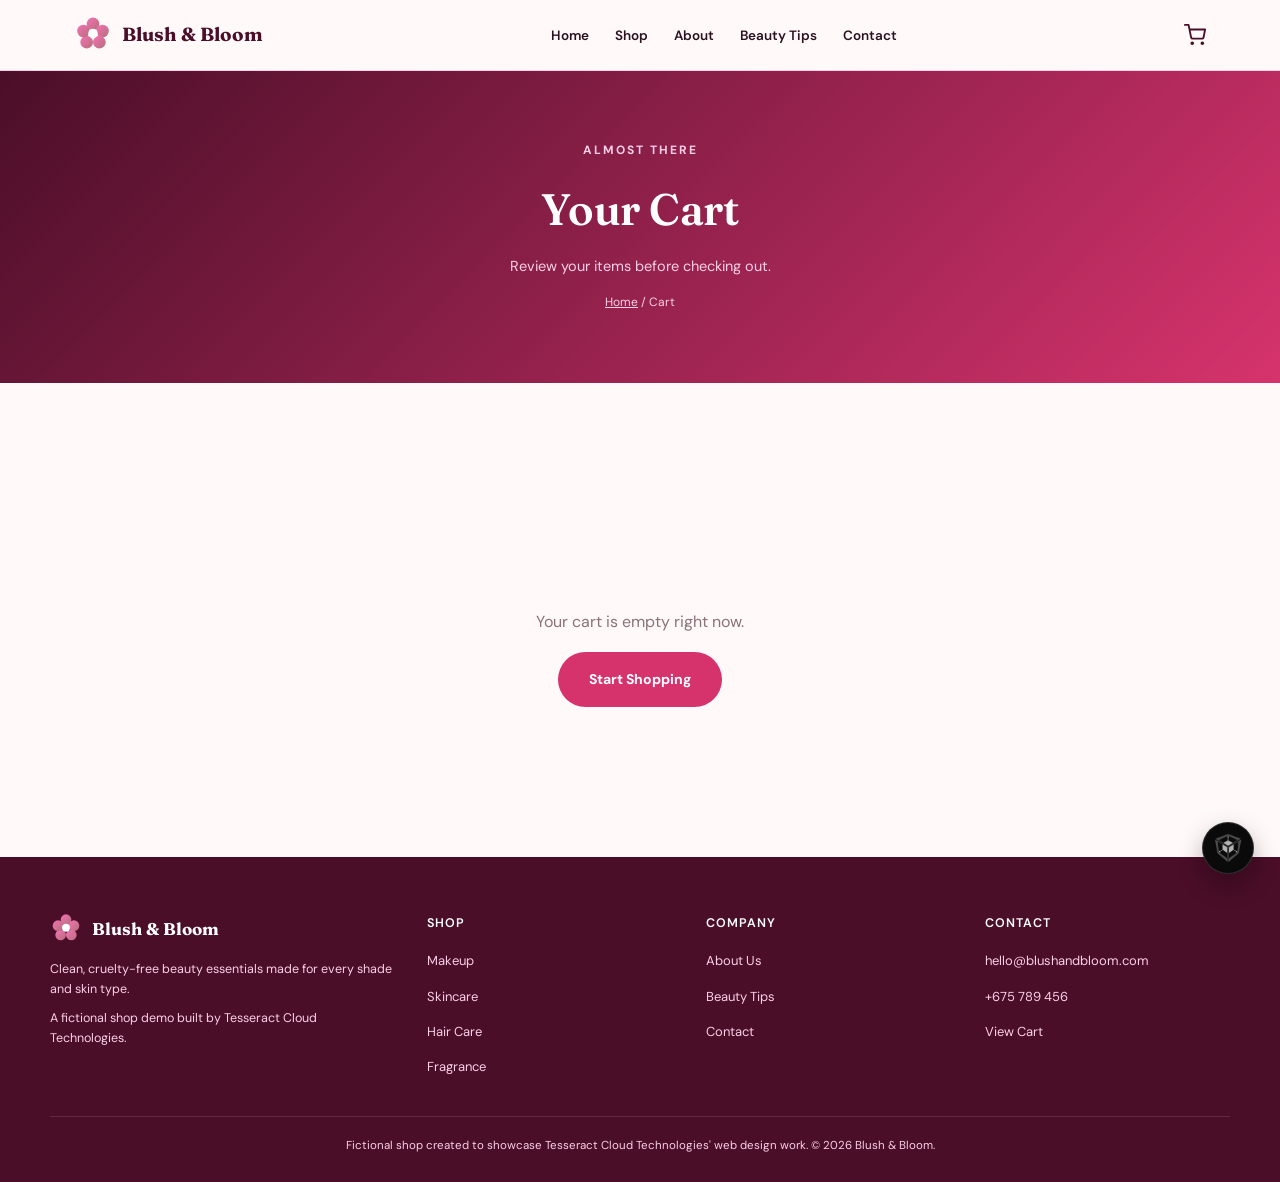
<file: cart.html>
<!DOCTYPE html>
<html lang="en">
<head>
<meta charset="UTF-8">
<meta name="viewport" content="width=device-width, initial-scale=1.0">
<title>Your Cart — Blush &amp; Bloom</title>
<link rel="stylesheet" href="styles.css">
<style>
.cart-layout { display: grid; grid-template-columns: 2fr 1fr; gap: 40px; align-items: flex-start; }
@media (max-width: 900px) { .cart-layout { grid-template-columns: 1fr; } }
</style>
</head>
<body>

<nav class="nav">
  <div class="nav-inner">
    <a href="index.html" class="nav-logo">
      <svg viewBox="0 0 48 48"><defs><linearGradient id="bgNav4" x1="0" y1="0" x2="1" y2="1"><stop offset="0" stop-color="#f472b6"/><stop offset="1" stop-color="#b76e79"/></linearGradient></defs>
        <circle cx="24" cy="10" r="8" fill="url(#bgNav4)"/><circle cx="36" cy="19" r="8" fill="url(#bgNav4)"/><circle cx="32" cy="33" r="8" fill="url(#bgNav4)"/><circle cx="16" cy="33" r="8" fill="url(#bgNav4)"/><circle cx="12" cy="19" r="8" fill="url(#bgNav4)"/><circle cx="24" cy="22" r="6" fill="#fff"/>
      </svg>
      <span class="nav-logo-text">Blush &amp; Bloom</span>
    </a>
    <ul class="nav-links" id="navLinks">
      <li><a href="index.html">Home</a></li>
      <li><a href="shop.html">Shop</a></li>
      <li><a href="about.html">About</a></li>
      <li><a href="blog.html">Beauty Tips</a></li>
      <li><a href="contact.html">Contact</a></li>
    </ul>
    <div class="nav-right">
      <a href="cart.html" class="cart-link">
        <svg viewBox="0 0 24 24" fill="none" stroke="currentColor" stroke-width="2" stroke-linecap="round" stroke-linejoin="round"><circle cx="9" cy="21" r="1"/><circle cx="20" cy="21" r="1"/><path d="M1 1h4l2.7 13.4a2 2 0 0 0 2 1.6h9.7a2 2 0 0 0 2-1.6L23 6H6"/></svg>
        <span class="cart-badge" style="display:none;">0</span>
      </a>
    </div>
    <button class="nav-toggle" id="navToggle" aria-label="Toggle menu"><span></span><span></span><span></span></button>
  </div>
</nav>

<section class="page-hero">
  <div class="page-hero-inner">
    <span class="tag">Almost There</span>
    <h1>Your Cart</h1>
    <p>Review your items before checking out.</p>
    <div class="crumb"><a href="index.html">Home</a> / Cart</div>
  </div>
</section>

<section>
  <div class="wrap">

    <div class="empty-state" id="cartEmpty" style="display:none;">
      <svg viewBox="0 0 24 24" fill="none" stroke="currentColor" stroke-width="1.6"><circle cx="9" cy="21" r="1"/><circle cx="20" cy="21" r="1"/><path d="M1 1h4l2.7 13.4a2 2 0 0 0 2 1.6h9.7a2 2 0 0 0 2-1.6L23 6H6"/></svg>
      <p>Your cart is empty right now.</p>
      <a href="shop.html" class="btn btn-solid" style="margin-top:16px;">Start Shopping</a>
    </div>

    <div class="cart-layout">
      <div id="cartTableWrap" style="overflow-x:auto;">
        <table class="cart-table">
          <thead>
            <tr><th>Product</th><th>Price</th><th>Quantity</th><th>Subtotal</th><th></th></tr>
          </thead>
          <tbody id="cartBody"></tbody>
        </table>
      </div>

      <div id="cartSummaryWrap">
        <div class="cart-summary">
          <h3 style="color:var(--pink-900); margin-bottom:16px; font-size:17px;">Order Summary</h3>
          <div class="cart-summary-row"><span>Subtotal</span><span id="cartSubtotal">K0</span></div>
          <div class="cart-summary-row"><span>Shipping</span><span id="cartShipping">K0</span></div>
          <div class="cart-summary-row total"><span>Total</span><span id="cartTotal">K0</span></div>
          <a href="checkout.html" class="btn btn-solid btn-block" style="margin-top:18px;">Proceed to Checkout</a>
          <a href="shop.html" class="btn btn-outline btn-block" style="margin-top:10px;">Continue Shopping</a>
        </div>
      </div>
    </div>

  </div>
</section>

<footer>
  <div class="footer-grid">
    <div>
      <div class="footer-logo">
        <svg viewBox="0 0 48 48"><defs><linearGradient id="bgFoot4" x1="0" y1="0" x2="1" y2="1"><stop offset="0" stop-color="#f472b6"/><stop offset="1" stop-color="#b76e79"/></linearGradient></defs>
          <circle cx="24" cy="10" r="8" fill="url(#bgFoot4)"/><circle cx="36" cy="19" r="8" fill="url(#bgFoot4)"/><circle cx="32" cy="33" r="8" fill="url(#bgFoot4)"/><circle cx="16" cy="33" r="8" fill="url(#bgFoot4)"/><circle cx="12" cy="19" r="8" fill="url(#bgFoot4)"/><circle cx="24" cy="22" r="6" fill="#fff"/>
        </svg>
        <span style="font-family:'Fraunces',serif; font-weight:700; font-size:17px;">Blush &amp; Bloom</span>
      </div>
      <p>Clean, cruelty-free beauty essentials made for every shade and skin type.</p>
      <p>A fictional shop demo built by Tesseract Cloud Technologies.</p>
    </div>
    <div>
      <h4>Shop</h4>
      <ul class="footer-links">
        <li><a href="shop.html?cat=makeup">Makeup</a></li>
        <li><a href="shop.html?cat=skincare">Skincare</a></li>
        <li><a href="shop.html?cat=hair">Hair Care</a></li>
        <li><a href="shop.html?cat=fragrance">Fragrance</a></li>
      </ul>
    </div>
    <div>
      <h4>Company</h4>
      <ul class="footer-links">
        <li><a href="about.html">About Us</a></li>
        <li><a href="blog.html">Beauty Tips</a></li>
        <li><a href="contact.html">Contact</a></li>
      </ul>
    </div>
    <div>
      <h4>Contact</h4>
      <ul class="footer-links">
        <li><a href="mailto:hello@blushandbloom.com">hello@blushandbloom.com</a></li>
        <li><a href="tel:+675789456">+675 789 456</a></li>
        <li><a href="cart.html">View Cart</a></li>
      </ul>
    </div>
  </div>
  <div class="footer-bottom">Fictional shop created to showcase Tesseract Cloud Technologies' web design work. &copy; 2026 Blush &amp; Bloom.</div>
</footer>
<a href="https://demo.tesseract-pg.com/" class="fab-home" aria-label="Back to Showcase">
  <img src="tctd_icon.png" alt="Back to Showcase">
  <span class="fab-tooltip">Back to Showcase</span>
</a>

<script src="script.js"></script>
</body>
</html>
</file>
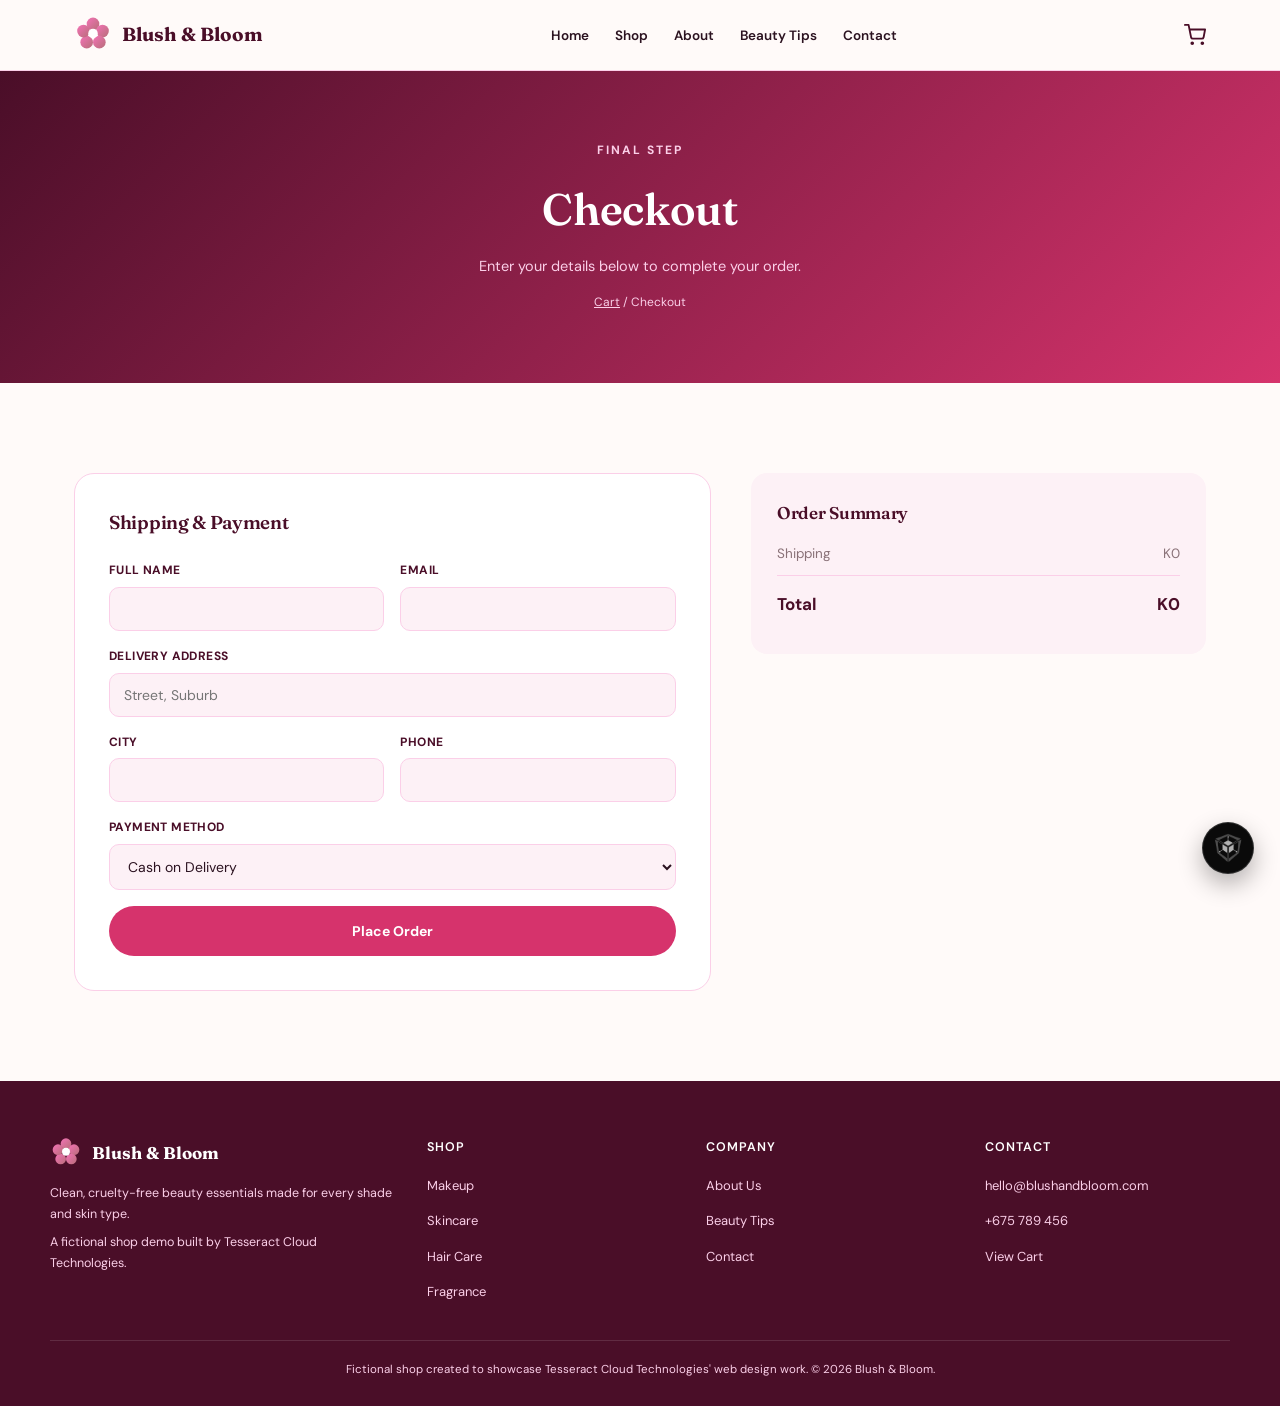
<file: checkout.html>
<!DOCTYPE html>
<html lang="en">
<head>
<meta charset="UTF-8">
<meta name="viewport" content="width=device-width, initial-scale=1.0">
<title>Checkout — Blush &amp; Bloom</title>
<link rel="stylesheet" href="styles.css">
<style>
.checkout-layout { display: grid; grid-template-columns: 1.4fr 1fr; gap: 40px; align-items: flex-start; }
@media (max-width: 900px) { .checkout-layout { grid-template-columns: 1fr; } }
</style>
</head>
<body>

<nav class="nav">
  <div class="nav-inner">
    <a href="index.html" class="nav-logo">
      <svg viewBox="0 0 48 48"><defs><linearGradient id="bgNav5" x1="0" y1="0" x2="1" y2="1"><stop offset="0" stop-color="#f472b6"/><stop offset="1" stop-color="#b76e79"/></linearGradient></defs>
        <circle cx="24" cy="10" r="8" fill="url(#bgNav5)"/><circle cx="36" cy="19" r="8" fill="url(#bgNav5)"/><circle cx="32" cy="33" r="8" fill="url(#bgNav5)"/><circle cx="16" cy="33" r="8" fill="url(#bgNav5)"/><circle cx="12" cy="19" r="8" fill="url(#bgNav5)"/><circle cx="24" cy="22" r="6" fill="#fff"/>
      </svg>
      <span class="nav-logo-text">Blush &amp; Bloom</span>
    </a>
    <ul class="nav-links" id="navLinks">
      <li><a href="index.html">Home</a></li>
      <li><a href="shop.html">Shop</a></li>
      <li><a href="about.html">About</a></li>
      <li><a href="blog.html">Beauty Tips</a></li>
      <li><a href="contact.html">Contact</a></li>
    </ul>
    <div class="nav-right">
      <a href="cart.html" class="cart-link">
        <svg viewBox="0 0 24 24" fill="none" stroke="currentColor" stroke-width="2" stroke-linecap="round" stroke-linejoin="round"><circle cx="9" cy="21" r="1"/><circle cx="20" cy="21" r="1"/><path d="M1 1h4l2.7 13.4a2 2 0 0 0 2 1.6h9.7a2 2 0 0 0 2-1.6L23 6H6"/></svg>
        <span class="cart-badge" style="display:none;">0</span>
      </a>
    </div>
    <button class="nav-toggle" id="navToggle" aria-label="Toggle menu"><span></span><span></span><span></span></button>
  </div>
</nav>

<section class="page-hero">
  <div class="page-hero-inner">
    <span class="tag">Final Step</span>
    <h1>Checkout</h1>
    <p>Enter your details below to complete your order.</p>
    <div class="crumb"><a href="cart.html">Cart</a> / Checkout</div>
  </div>
</section>

<section>
  <div class="wrap checkout-layout">
    <div class="form-panel">
      <h3 style="color:var(--pink-900); margin-bottom:22px;">Shipping &amp; Payment</h3>
      <form id="checkoutForm">
        <div class="form-row">
          <div class="form-group"><label for="co-name">Full Name</label><input type="text" id="co-name" required></div>
          <div class="form-group"><label for="co-email">Email</label><input type="email" id="co-email" required></div>
        </div>
        <div class="form-row">
          <div class="form-group full"><label for="co-address">Delivery Address</label><input type="text" id="co-address" placeholder="Street, Suburb" required></div>
        </div>
        <div class="form-row">
          <div class="form-group"><label for="co-city">City</label><input type="text" id="co-city" required></div>
          <div class="form-group"><label for="co-phone">Phone</label><input type="tel" id="co-phone" required></div>
        </div>
        <div class="form-row">
          <div class="form-group full">
            <label for="co-payment">Payment Method</label>
            <select id="co-payment">
              <option>Cash on Delivery</option>
              <option>Bank Transfer</option>
              <option>Card on Delivery</option>
            </select>
          </div>
        </div>
        <button type="submit" class="btn btn-solid btn-block">Place Order</button>
      </form>
      <div class="confirm-box" id="checkoutConfirm">
        <h3>Order placed! 🎉</h3>
        <p>Thank you for your order — this is a demo checkout, so no real payment was processed and no items were shipped. In a live store, you'd receive a confirmation email next.</p>
        <a href="shop.html" class="btn btn-outline" style="margin-top:16px;">Continue Shopping</a>
      </div>
    </div>

    <div class="cart-summary">
      <h3 style="color:var(--pink-900); margin-bottom:16px; font-size:17px;">Order Summary</h3>
      <div id="checkoutSummary"></div>
    </div>
  </div>
</section>

<footer>
  <div class="footer-grid">
    <div>
      <div class="footer-logo">
        <svg viewBox="0 0 48 48"><defs><linearGradient id="bgFoot5" x1="0" y1="0" x2="1" y2="1"><stop offset="0" stop-color="#f472b6"/><stop offset="1" stop-color="#b76e79"/></linearGradient></defs>
          <circle cx="24" cy="10" r="8" fill="url(#bgFoot5)"/><circle cx="36" cy="19" r="8" fill="url(#bgFoot5)"/><circle cx="32" cy="33" r="8" fill="url(#bgFoot5)"/><circle cx="16" cy="33" r="8" fill="url(#bgFoot5)"/><circle cx="12" cy="19" r="8" fill="url(#bgFoot5)"/><circle cx="24" cy="22" r="6" fill="#fff"/>
        </svg>
        <span style="font-family:'Fraunces',serif; font-weight:700; font-size:17px;">Blush &amp; Bloom</span>
      </div>
      <p>Clean, cruelty-free beauty essentials made for every shade and skin type.</p>
      <p>A fictional shop demo built by Tesseract Cloud Technologies.</p>
    </div>
    <div>
      <h4>Shop</h4>
      <ul class="footer-links">
        <li><a href="shop.html?cat=makeup">Makeup</a></li>
        <li><a href="shop.html?cat=skincare">Skincare</a></li>
        <li><a href="shop.html?cat=hair">Hair Care</a></li>
        <li><a href="shop.html?cat=fragrance">Fragrance</a></li>
      </ul>
    </div>
    <div>
      <h4>Company</h4>
      <ul class="footer-links">
        <li><a href="about.html">About Us</a></li>
        <li><a href="blog.html">Beauty Tips</a></li>
        <li><a href="contact.html">Contact</a></li>
      </ul>
    </div>
    <div>
      <h4>Contact</h4>
      <ul class="footer-links">
        <li><a href="mailto:hello@blushandbloom.com">hello@blushandbloom.com</a></li>
        <li><a href="tel:+675789456">+675 789 456</a></li>
        <li><a href="cart.html">View Cart</a></li>
      </ul>
    </div>
  </div>
  <div class="footer-bottom">Fictional shop created to showcase Tesseract Cloud Technologies' web design work. &copy; 2026 Blush &amp; Bloom.</div>
</footer>
<a href="https://demo.tesseract-pg.com/" class="fab-home" aria-label="Back to Showcase">
  <img src="tctd_icon.png" alt="Back to Showcase">
  <span class="fab-tooltip">Back to Showcase</span>
</a>

<script src="script.js"></script>
</body>
</html>
</file>
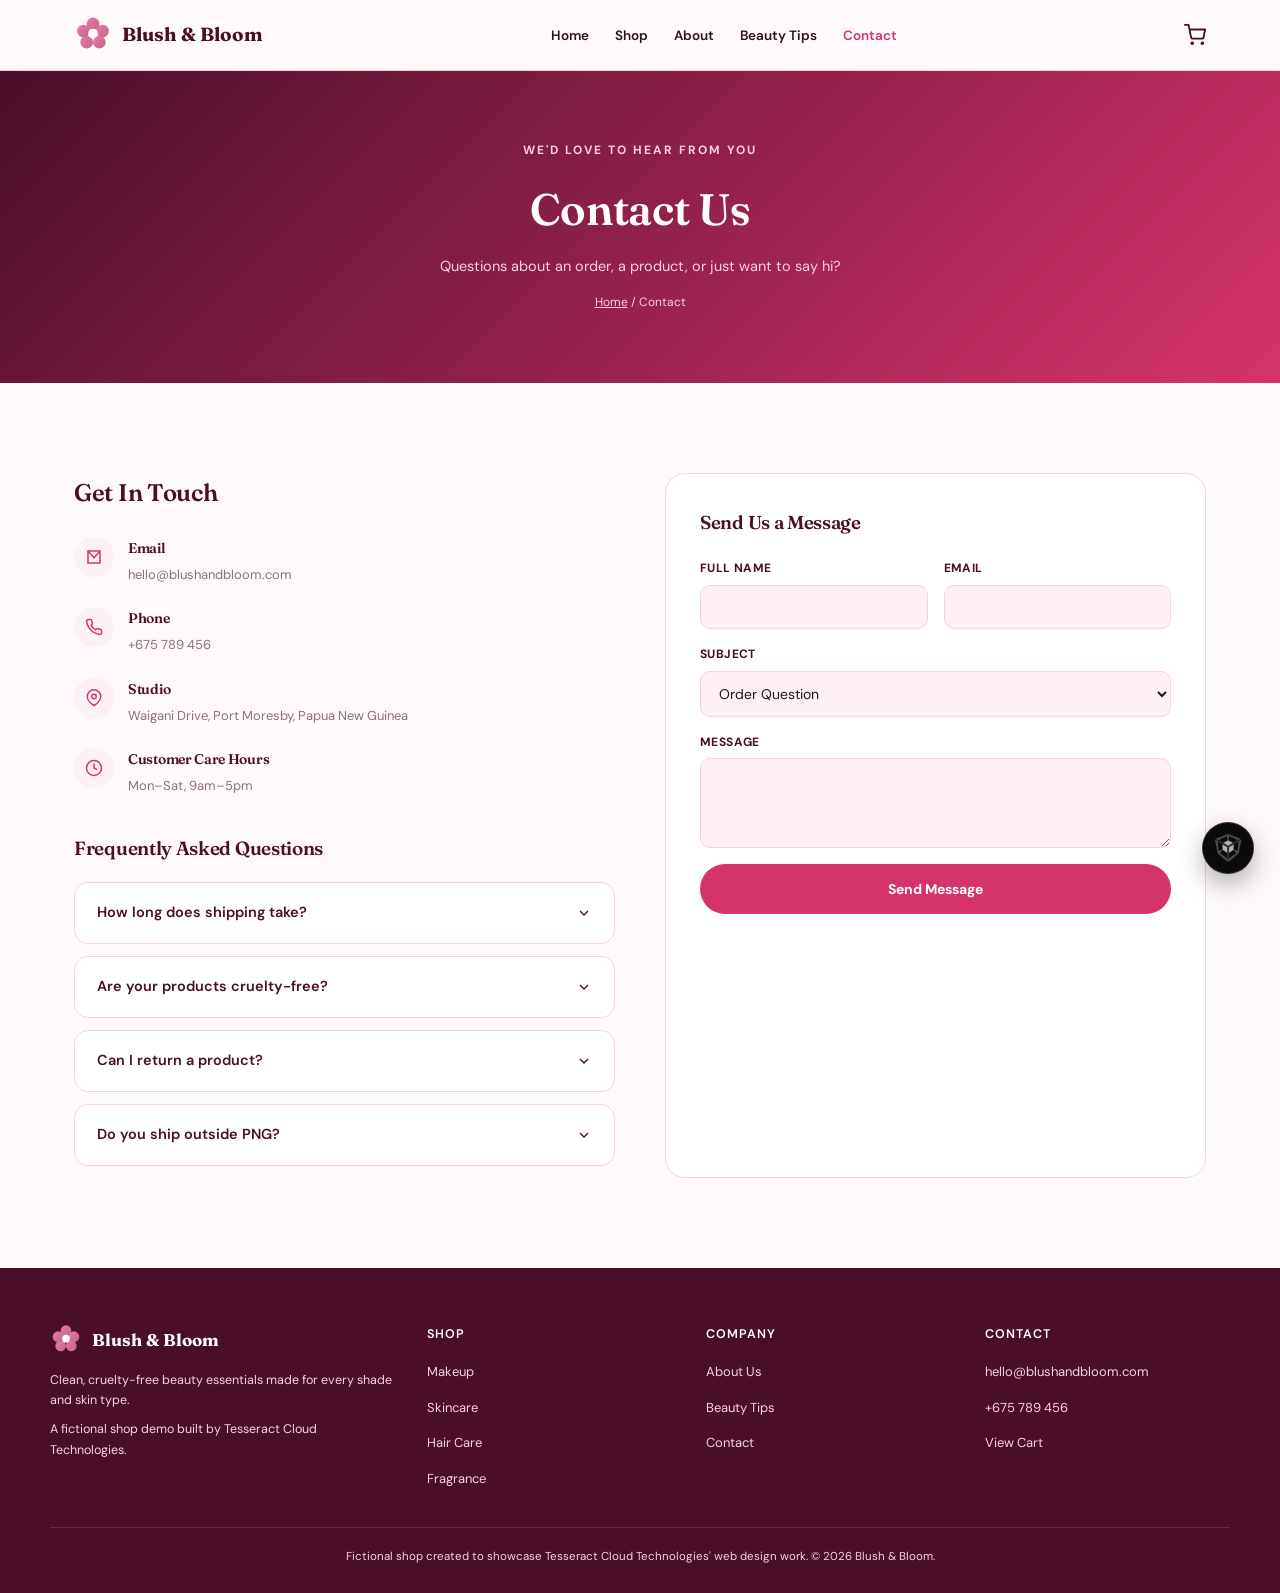
<file: contact.html>
<!DOCTYPE html>
<html lang="en">
<head>
<meta charset="UTF-8">
<meta name="viewport" content="width=device-width, initial-scale=1.0">
<title>Contact — Blush &amp; Bloom</title>
<link rel="stylesheet" href="styles.css">
<style>
.contact-grid2 { display: grid; grid-template-columns: 1fr 1fr; gap: 50px; }
@media (max-width: 860px) { .contact-grid2 { grid-template-columns: 1fr; } }
.contact-info-item { display: flex; gap: 14px; margin-bottom: 22px; }
.contact-info-item .ico { width: 40px; height: 40px; border-radius: 50%; background: var(--pink-100); display: flex; align-items: center; justify-content: center; flex-shrink: 0; }
.contact-info-item .ico svg { width: 18px; height: 18px; stroke: var(--pink-700); }
.contact-info-item h4 { font-size: 14px; color: var(--pink-900); margin-bottom: 4px; }
.contact-info-item p { font-size: 13px; color: var(--grey); }
</style>
</head>
<body>

<nav class="nav">
  <div class="nav-inner">
    <a href="index.html" class="nav-logo">
      <svg viewBox="0 0 48 48"><defs><linearGradient id="bgNav8" x1="0" y1="0" x2="1" y2="1"><stop offset="0" stop-color="#f472b6"/><stop offset="1" stop-color="#b76e79"/></linearGradient></defs>
        <circle cx="24" cy="10" r="8" fill="url(#bgNav8)"/><circle cx="36" cy="19" r="8" fill="url(#bgNav8)"/><circle cx="32" cy="33" r="8" fill="url(#bgNav8)"/><circle cx="16" cy="33" r="8" fill="url(#bgNav8)"/><circle cx="12" cy="19" r="8" fill="url(#bgNav8)"/><circle cx="24" cy="22" r="6" fill="#fff"/>
      </svg>
      <span class="nav-logo-text">Blush &amp; Bloom</span>
    </a>
    <ul class="nav-links" id="navLinks">
      <li><a href="index.html">Home</a></li>
      <li><a href="shop.html">Shop</a></li>
      <li><a href="about.html">About</a></li>
      <li><a href="blog.html">Beauty Tips</a></li>
      <li><a href="contact.html" class="active">Contact</a></li>
    </ul>
    <div class="nav-right">
      <a href="cart.html" class="cart-link">
        <svg viewBox="0 0 24 24" fill="none" stroke="currentColor" stroke-width="2" stroke-linecap="round" stroke-linejoin="round"><circle cx="9" cy="21" r="1"/><circle cx="20" cy="21" r="1"/><path d="M1 1h4l2.7 13.4a2 2 0 0 0 2 1.6h9.7a2 2 0 0 0 2-1.6L23 6H6"/></svg>
        <span class="cart-badge" style="display:none;">0</span>
      </a>
    </div>
    <button class="nav-toggle" id="navToggle" aria-label="Toggle menu"><span></span><span></span><span></span></button>
  </div>
</nav>

<section class="page-hero">
  <div class="page-hero-inner">
    <span class="tag">We'd Love To Hear From You</span>
    <h1>Contact Us</h1>
    <p>Questions about an order, a product, or just want to say hi?</p>
    <div class="crumb"><a href="index.html">Home</a> / Contact</div>
  </div>
</section>

<section>
  <div class="wrap contact-grid2">
    <div>
      <h2 style="font-size:24px; color:var(--pink-900); margin-bottom:24px;">Get In Touch</h2>
      <div class="contact-info-item">
        <div class="ico"><svg viewBox="0 0 24 24" fill="none" stroke="currentColor" stroke-width="2"><path d="M4 4h16v16H4z"/><path d="m4 4 8 9 8-9"/></svg></div>
        <div><h4>Email</h4><p>hello@blushandbloom.com</p></div>
      </div>
      <div class="contact-info-item">
        <div class="ico"><svg viewBox="0 0 24 24" fill="none" stroke="currentColor" stroke-width="2"><path d="M22 16.92v3a2 2 0 0 1-2.18 2 19.79 19.79 0 0 1-8.63-3.07 19.5 19.5 0 0 1-6-6 19.79 19.79 0 0 1-3.07-8.67A2 2 0 0 1 4.11 2h3a2 2 0 0 1 2 1.72c.13 1 .36 1.98.68 2.92a2 2 0 0 1-.45 2.11L8.09 9.91a16 16 0 0 0 6 6l1.16-1.16a2 2 0 0 1 2.11-.45c.94.32 1.92.55 2.92.68A2 2 0 0 1 22 16.92z"/></svg></div>
        <div><h4>Phone</h4><p>+675 789 456</p></div>
      </div>
      <div class="contact-info-item">
        <div class="ico"><svg viewBox="0 0 24 24" fill="none" stroke="currentColor" stroke-width="2"><path d="M21 10c0 7-9 12-9 12s-9-5-9-12a9 9 0 0 1 18 0z"/><circle cx="12" cy="10" r="3"/></svg></div>
        <div><h4>Studio</h4><p>Waigani Drive, Port Moresby, Papua New Guinea</p></div>
      </div>
      <div class="contact-info-item">
        <div class="ico"><svg viewBox="0 0 24 24" fill="none" stroke="currentColor" stroke-width="2"><circle cx="12" cy="12" r="10"/><polyline points="12 6 12 12 16 14"/></svg></div>
        <div><h4>Customer Care Hours</h4><p>Mon–Sat, 9am–5pm</p></div>
      </div>

      <h3 style="font-size:19px; color:var(--pink-900); margin:36px 0 18px;">Frequently Asked Questions</h3>
      <div class="accordion-item">
        <div class="accordion-head">How long does shipping take?<svg viewBox="0 0 24 24" fill="none" stroke="currentColor" stroke-width="2"><polyline points="6 9 12 15 18 9"/></svg></div>
        <div class="accordion-body"><p>Orders within Papua New Guinea typically arrive in 3-5 business days. You'll receive tracking details once your order ships.</p></div>
      </div>
      <div class="accordion-item">
        <div class="accordion-head">Are your products cruelty-free?<svg viewBox="0 0 24 24" fill="none" stroke="currentColor" stroke-width="2"><polyline points="6 9 12 15 18 9"/></svg></div>
        <div class="accordion-body"><p>Yes, every Blush &amp; Bloom product is cruelty-free and most are also fully vegan. Look for the leaf icon on individual product pages.</p></div>
      </div>
      <div class="accordion-item">
        <div class="accordion-head">Can I return a product?<svg viewBox="0 0 24 24" fill="none" stroke="currentColor" stroke-width="2"><polyline points="6 9 12 15 18 9"/></svg></div>
        <div class="accordion-body"><p>Unopened products can be returned within 14 days of delivery. Reach out to our team and we'll walk you through it.</p></div>
      </div>
      <div class="accordion-item">
        <div class="accordion-head">Do you ship outside PNG?<svg viewBox="0 0 24 24" fill="none" stroke="currentColor" stroke-width="2"><polyline points="6 9 12 15 18 9"/></svg></div>
        <div class="accordion-body"><p>Not yet, but it's on our roadmap! For now we ship island-wide within Papua New Guinea.</p></div>
      </div>
    </div>

    <div class="form-panel">
      <h3 style="color:var(--pink-900); margin-bottom:20px;">Send Us a Message</h3>
      <form id="contactForm">
        <div class="form-row">
          <div class="form-group"><label for="cf-name">Full Name</label><input type="text" id="cf-name" required></div>
          <div class="form-group"><label for="cf-email">Email</label><input type="email" id="cf-email" required></div>
        </div>
        <div class="form-row">
          <div class="form-group full">
            <label for="cf-subject">Subject</label>
            <select id="cf-subject">
              <option>Order Question</option>
              <option>Product Question</option>
              <option>Wholesale Enquiry</option>
              <option>Something Else</option>
            </select>
          </div>
        </div>
        <div class="form-row">
          <div class="form-group full"><label for="cf-message">Message</label><textarea id="cf-message" required></textarea></div>
        </div>
        <button type="submit" class="btn btn-solid btn-block">Send Message</button>
      </form>
      <div class="confirm-box" id="contactConfirm">
        <h3>Message sent!</h3>
        <p>Thanks for reaching out — this is a demo form, so no message was actually delivered.</p>
      </div>
    </div>
  </div>
</section>

<footer>
  <div class="footer-grid">
    <div>
      <div class="footer-logo">
        <svg viewBox="0 0 48 48"><defs><linearGradient id="bgFoot8" x1="0" y1="0" x2="1" y2="1"><stop offset="0" stop-color="#f472b6"/><stop offset="1" stop-color="#b76e79"/></linearGradient></defs>
          <circle cx="24" cy="10" r="8" fill="url(#bgFoot8)"/><circle cx="36" cy="19" r="8" fill="url(#bgFoot8)"/><circle cx="32" cy="33" r="8" fill="url(#bgFoot8)"/><circle cx="16" cy="33" r="8" fill="url(#bgFoot8)"/><circle cx="12" cy="19" r="8" fill="url(#bgFoot8)"/><circle cx="24" cy="22" r="6" fill="#fff"/>
        </svg>
        <span style="font-family:'Fraunces',serif; font-weight:700; font-size:17px;">Blush &amp; Bloom</span>
      </div>
      <p>Clean, cruelty-free beauty essentials made for every shade and skin type.</p>
      <p>A fictional shop demo built by Tesseract Cloud Technologies.</p>
    </div>
    <div>
      <h4>Shop</h4>
      <ul class="footer-links">
        <li><a href="shop.html?cat=makeup">Makeup</a></li>
        <li><a href="shop.html?cat=skincare">Skincare</a></li>
        <li><a href="shop.html?cat=hair">Hair Care</a></li>
        <li><a href="shop.html?cat=fragrance">Fragrance</a></li>
      </ul>
    </div>
    <div>
      <h4>Company</h4>
      <ul class="footer-links">
        <li><a href="about.html">About Us</a></li>
        <li><a href="blog.html">Beauty Tips</a></li>
        <li><a href="contact.html">Contact</a></li>
      </ul>
    </div>
    <div>
      <h4>Contact</h4>
      <ul class="footer-links">
        <li><a href="mailto:hello@blushandbloom.com">hello@blushandbloom.com</a></li>
        <li><a href="tel:+675789456">+675 789 456</a></li>
        <li><a href="cart.html">View Cart</a></li>
      </ul>
    </div>
  </div>
  <div class="footer-bottom">Fictional shop created to showcase Tesseract Cloud Technologies' web design work. &copy; 2026 Blush &amp; Bloom.</div>
</footer>
<a href="https://demo.tesseract-pg.com/" class="fab-home" aria-label="Back to Showcase">
  <img src="tctd_icon.png" alt="Back to Showcase">
  <span class="fab-tooltip">Back to Showcase</span>
</a>

<script src="script.js"></script>
</body>
</html>
</file>
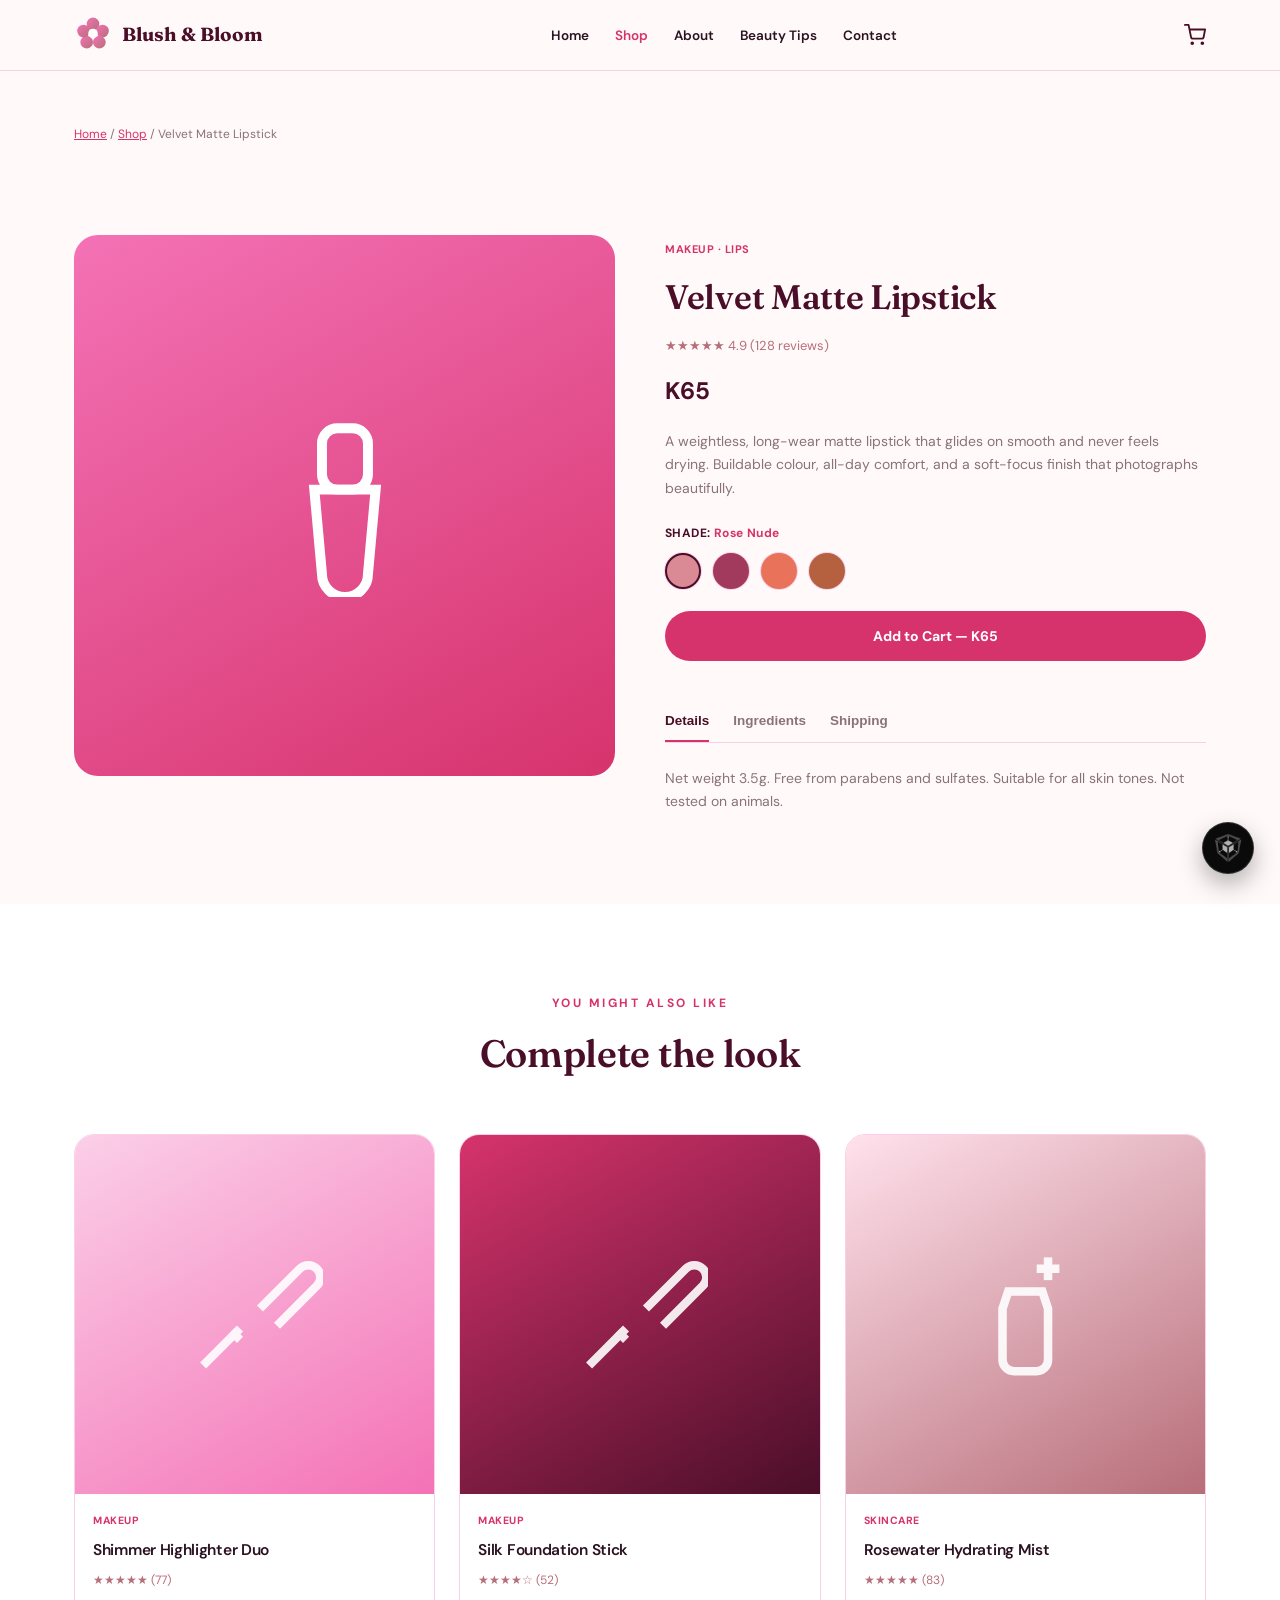
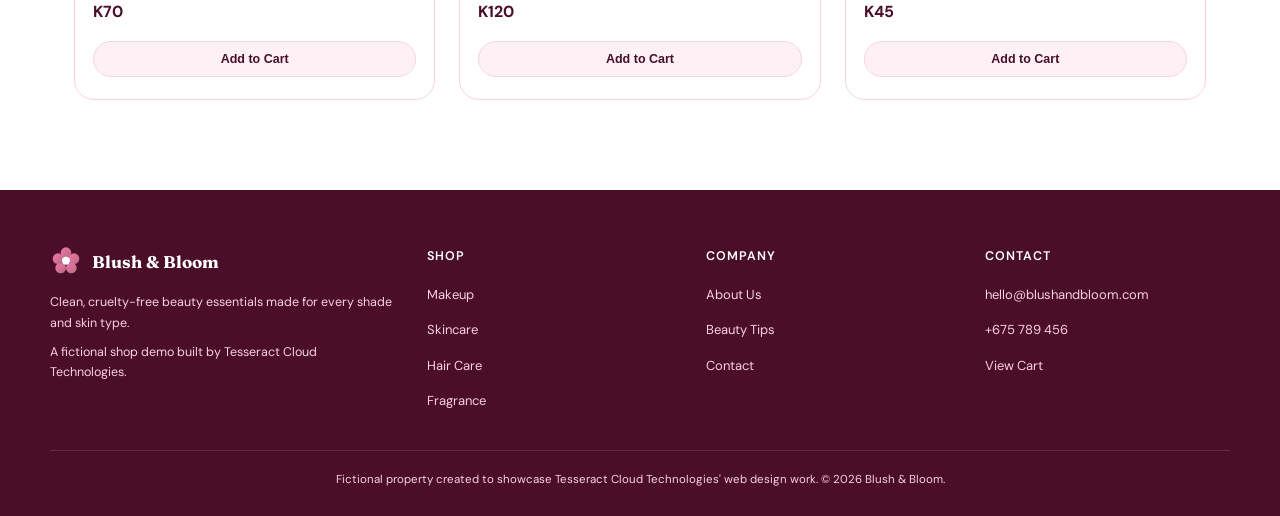
<file: product.html>
<!DOCTYPE html>
<html lang="en">
<head>
<meta charset="UTF-8">
<meta name="viewport" content="width=device-width, initial-scale=1.0">
<title>Velvet Matte Lipstick — Blush &amp; Bloom</title>
<link rel="stylesheet" href="styles.css">
<style>
.product-detail { display: grid; grid-template-columns: 1fr 1fr; gap: 50px; align-items: flex-start; }
.pd-gallery { aspect-ratio: 1; border-radius: 24px; display: flex; align-items: center; justify-content: center; }
.pd-gallery svg { width: 34%; height: 34%; }
.pd-cat { font-size: 11px; font-weight: 700; text-transform: uppercase; letter-spacing: 0.5px; color: var(--pink-700); }
.pd-title { font-size: clamp(24px, 4vw, 34px); color: var(--pink-900); margin: 8px 0 10px; }
.pd-rating { color: var(--rose-gold); font-size: 13px; margin-bottom: 14px; }
.pd-price { font-size: 24px; font-weight: 700; color: var(--pink-900); margin-bottom: 20px; }
.pd-desc { color: var(--grey); font-size: 14px; margin-bottom: 24px; }
.shade-row { display: flex; gap: 12px; margin-bottom: 22px; flex-wrap: wrap; }
.shade-swatch { width: 36px; height: 36px; border-radius: 50%; border: 2px solid transparent; cursor: pointer; box-shadow: 0 0 0 1px var(--pink-200); }
.shade-swatch.active { border-color: var(--pink-900); }
.qty-row { display: flex; align-items: center; gap: 16px; margin-bottom: 24px; }
.tabs-row { display: flex; gap: 24px; border-bottom: 1px solid var(--pink-200); margin: 40px 0 24px; }
.tab-btn { padding: 12px 0; font-size: 13.5px; font-weight: 700; color: var(--grey); background: none; border: none; cursor: pointer; border-bottom: 2px solid transparent; }
.tab-btn.active { color: var(--pink-900); border-color: var(--pink-700); }
.tab-panel { display: none; color: var(--grey); font-size: 14px; }
.tab-panel.active { display: block; }
</style>
</head>
<body>

<nav class="nav">
  <div class="nav-inner">
    <a href="index.html" class="nav-logo">
      <svg viewBox="0 0 48 48"><defs><linearGradient id="bgNav3" x1="0" y1="0" x2="1" y2="1"><stop offset="0" stop-color="#f472b6"/><stop offset="1" stop-color="#b76e79"/></linearGradient></defs>
        <circle cx="24" cy="10" r="8" fill="url(#bgNav3)"/><circle cx="36" cy="19" r="8" fill="url(#bgNav3)"/><circle cx="32" cy="33" r="8" fill="url(#bgNav3)"/><circle cx="16" cy="33" r="8" fill="url(#bgNav3)"/><circle cx="12" cy="19" r="8" fill="url(#bgNav3)"/><circle cx="24" cy="22" r="6" fill="#fff"/>
      </svg>
      <span class="nav-logo-text">Blush &amp; Bloom</span>
    </a>
    <ul class="nav-links" id="navLinks">
      <li><a href="index.html">Home</a></li>
      <li><a href="shop.html" class="active">Shop</a></li>
      <li><a href="about.html">About</a></li>
      <li><a href="blog.html">Beauty Tips</a></li>
      <li><a href="contact.html">Contact</a></li>
    </ul>
    <div class="nav-right">
      <a href="cart.html" class="cart-link">
        <svg viewBox="0 0 24 24" fill="none" stroke="currentColor" stroke-width="2" stroke-linecap="round" stroke-linejoin="round"><circle cx="9" cy="21" r="1"/><circle cx="20" cy="21" r="1"/><path d="M1 1h4l2.7 13.4a2 2 0 0 0 2 1.6h9.7a2 2 0 0 0 2-1.6L23 6H6"/></svg>
        <span class="cart-badge" style="display:none;">0</span>
      </a>
    </div>
    <button class="nav-toggle" id="navToggle" aria-label="Toggle menu"><span></span><span></span><span></span></button>
  </div>
</nav>

<section style="padding-top:40px; padding-bottom:0;">
  <div class="wrap">
    <div class="crumb" style="color:var(--grey);"><a href="index.html" style="color:var(--pink-700);">Home</a> / <a href="shop.html" style="color:var(--pink-700);">Shop</a> / Velvet Matte Lipstick</div>
  </div>
</section>

<section>
  <div class="wrap product-detail">
    <div class="pd-gallery pg1">
      <svg viewBox="0 0 24 24" fill="none" stroke="#fff" stroke-width="1.3"><rect x="9" y="2" width="6" height="8" rx="2"/><path d="M8 10h8l-1 11a3 3 0 0 1-6 0z"/></svg>
    </div>
    <div>
      <span class="pd-cat">Makeup · Lips</span>
      <h1 class="pd-title">Velvet Matte Lipstick</h1>
      <div class="pd-rating">★★★★★ 4.9 (128 reviews)</div>
      <div class="pd-price">K65</div>
      <p class="pd-desc">A weightless, long-wear matte lipstick that glides on smooth and never feels drying. Buildable colour, all-day comfort, and a soft-focus finish that photographs beautifully.</p>

      <div>
        <label style="display:block; margin-bottom:10px;">Shade: <span id="selectedShadeLabel" style="color:var(--pink-700); font-weight:700; text-transform:none;">Rose Nude</span></label>
        <div class="shade-row">
          <div class="shade-swatch active" data-shade="Rose Nude" style="background:#d98a95;"></div>
          <div class="shade-swatch" data-shade="Berry Kiss" style="background:#a13a5c;"></div>
          <div class="shade-swatch" data-shade="Coral Flush" style="background:#e8735a;"></div>
          <div class="shade-swatch" data-shade="Terracotta" style="background:#b5613f;"></div>
        </div>
      </div>

      <button class="btn btn-solid btn-block" data-add-id="p1" data-name="Velvet Matte Lipstick" data-price="65" data-gradient="pg1" data-icon="lipstick" data-shade="Rose Nude">Add to Cart — K65</button>

      <div class="tabs-row">
        <button class="tab-btn active" data-tab="details">Details</button>
        <button class="tab-btn" data-tab="ingredients">Ingredients</button>
        <button class="tab-btn" data-tab="shipping">Shipping</button>
      </div>
      <div class="tab-panel active" id="tab-details">
        <p>Net weight 3.5g. Free from parabens and sulfates. Suitable for all skin tones. Not tested on animals.</p>
      </div>
      <div class="tab-panel" id="tab-ingredients">
        <p>Castor Seed Oil, Candelilla Wax, Vitamin E, Shea Butter, Mica, Iron Oxides. Full ingredient list available on packaging.</p>
      </div>
      <div class="tab-panel" id="tab-shipping">
        <p>Dispatched within 1-2 business days. Delivery in 3-5 days within Papua New Guinea. Free shipping on orders over K150.</p>
      </div>
    </div>
  </div>
</section>

<!-- RELATED -->
<section style="background:#fff;">
  <div class="wrap">
    <div class="section-head">
      <span class="eyebrow">You Might Also Like</span>
      <h2>Complete the look</h2>
    </div>
    <div class="product-grid">
      <div class="product-card" data-category="makeup">
        <div class="product-thumb pg2"><svg viewBox="0 0 24 24" fill="none" stroke="#fff" stroke-width="1.5"><path d="M9.5 14.5 3 21"/><path d="M13 11l7-7a2 2 0 0 1 3 3l-7 7"/><path d="M8 15l1.5 1.5"/></svg></div>
        <div class="product-body">
          <span class="product-cat">Makeup</span>
          <h3>Shimmer Highlighter Duo</h3>
          <div class="product-rating">★★★★★ (77)</div>
          <div class="product-price">K70</div>
          <button class="add-cart-btn" data-add-id="p8" data-name="Shimmer Highlighter Duo" data-price="70" data-gradient="pg2" data-icon="brush">Add to Cart</button>
        </div>
      </div>
      <div class="product-card" data-category="makeup">
        <div class="product-thumb pg4"><svg viewBox="0 0 24 24" fill="none" stroke="#fff" stroke-width="1.5"><path d="M9.5 14.5 3 21"/><path d="M13 11l7-7a2 2 0 0 1 3 3l-7 7"/><path d="M8 15l1.5 1.5"/></svg></div>
        <div class="product-body">
          <span class="product-cat">Makeup</span>
          <h3>Silk Foundation Stick</h3>
          <div class="product-rating">★★★★☆ (52)</div>
          <div class="product-price">K120</div>
          <button class="add-cart-btn" data-add-id="p2" data-name="Silk Foundation Stick" data-price="120" data-gradient="pg4" data-icon="brush">Add to Cart</button>
        </div>
      </div>
      <div class="product-card" data-category="skincare">
        <div class="product-thumb pg3"><svg viewBox="0 0 24 24" fill="none" stroke="#fff" stroke-width="1.5"><path d="M14 4h4"/><path d="M16 2v4"/><path d="M9 8h6l1 3v9a2 2 0 0 1-2 2h-4a2 2 0 0 1-2-2v-9z"/></svg></div>
        <div class="product-body">
          <span class="product-cat">Skincare</span>
          <h3>Rosewater Hydrating Mist</h3>
          <div class="product-rating">★★★★★ (83)</div>
          <div class="product-price">K45</div>
          <button class="add-cart-btn" data-add-id="p3" data-name="Rosewater Hydrating Mist" data-price="45" data-gradient="pg3" data-icon="spray">Add to Cart</button>
        </div>
      </div>
    </div>
  </div>
</section>

<footer>
  <div class="footer-grid">
    <div>
      <div class="footer-logo">
        <svg viewBox="0 0 48 48"><defs><linearGradient id="bgFoot3" x1="0" y1="0" x2="1" y2="1"><stop offset="0" stop-color="#f472b6"/><stop offset="1" stop-color="#b76e79"/></linearGradient></defs>
          <circle cx="24" cy="10" r="8" fill="url(#bgFoot3)"/><circle cx="36" cy="19" r="8" fill="url(#bgFoot3)"/><circle cx="32" cy="33" r="8" fill="url(#bgFoot3)"/><circle cx="16" cy="33" r="8" fill="url(#bgFoot3)"/><circle cx="12" cy="19" r="8" fill="url(#bgFoot3)"/><circle cx="24" cy="22" r="6" fill="#fff"/>
        </svg>
        <span style="font-family:'Fraunces',serif; font-weight:700; font-size:17px;">Blush &amp; Bloom</span>
      </div>
      <p>Clean, cruelty-free beauty essentials made for every shade and skin type.</p>
      <p>A fictional shop demo built by Tesseract Cloud Technologies.</p>
    </div>
    <div>
      <h4>Shop</h4>
      <ul class="footer-links">
        <li><a href="shop.html?cat=makeup">Makeup</a></li>
        <li><a href="shop.html?cat=skincare">Skincare</a></li>
        <li><a href="shop.html?cat=hair">Hair Care</a></li>
        <li><a href="shop.html?cat=fragrance">Fragrance</a></li>
      </ul>
    </div>
    <div>
      <h4>Company</h4>
      <ul class="footer-links">
        <li><a href="about.html">About Us</a></li>
        <li><a href="blog.html">Beauty Tips</a></li>
        <li><a href="contact.html">Contact</a></li>
      </ul>
    </div>
    <div>
      <h4>Contact</h4>
      <ul class="footer-links">
        <li><a href="mailto:hello@blushandbloom.com">hello@blushandbloom.com</a></li>
        <li><a href="tel:+675789456">+675 789 456</a></li>
        <li><a href="cart.html">View Cart</a></li>
      </ul>
    </div>
  </div>
  <div class="footer-bottom">Fictional property created to showcase Tesseract Cloud Technologies' web design work. &copy; 2026 Blush &amp; Bloom.</div>
</footer>
<a href="https://demo.tesseract-pg.com/" class="fab-home" aria-label="Back to Showcase">
  <img src="tctd_icon.png" alt="Back to Showcase">
  <span class="fab-tooltip">Back to Showcase</span>
</a>

<script src="script.js"></script>
<script>
  document.querySelectorAll('.tab-btn').forEach(function (btn) {
    btn.addEventListener('click', function () {
      document.querySelectorAll('.tab-btn').forEach(function (b) { b.classList.remove('active'); });
      document.querySelectorAll('.tab-panel').forEach(function (p) { p.classList.remove('active'); });
      btn.classList.add('active');
      document.getElementById('tab-' + btn.getAttribute('data-tab')).classList.add('active');
    });
  });
</script>
</body>
</html>
</file>
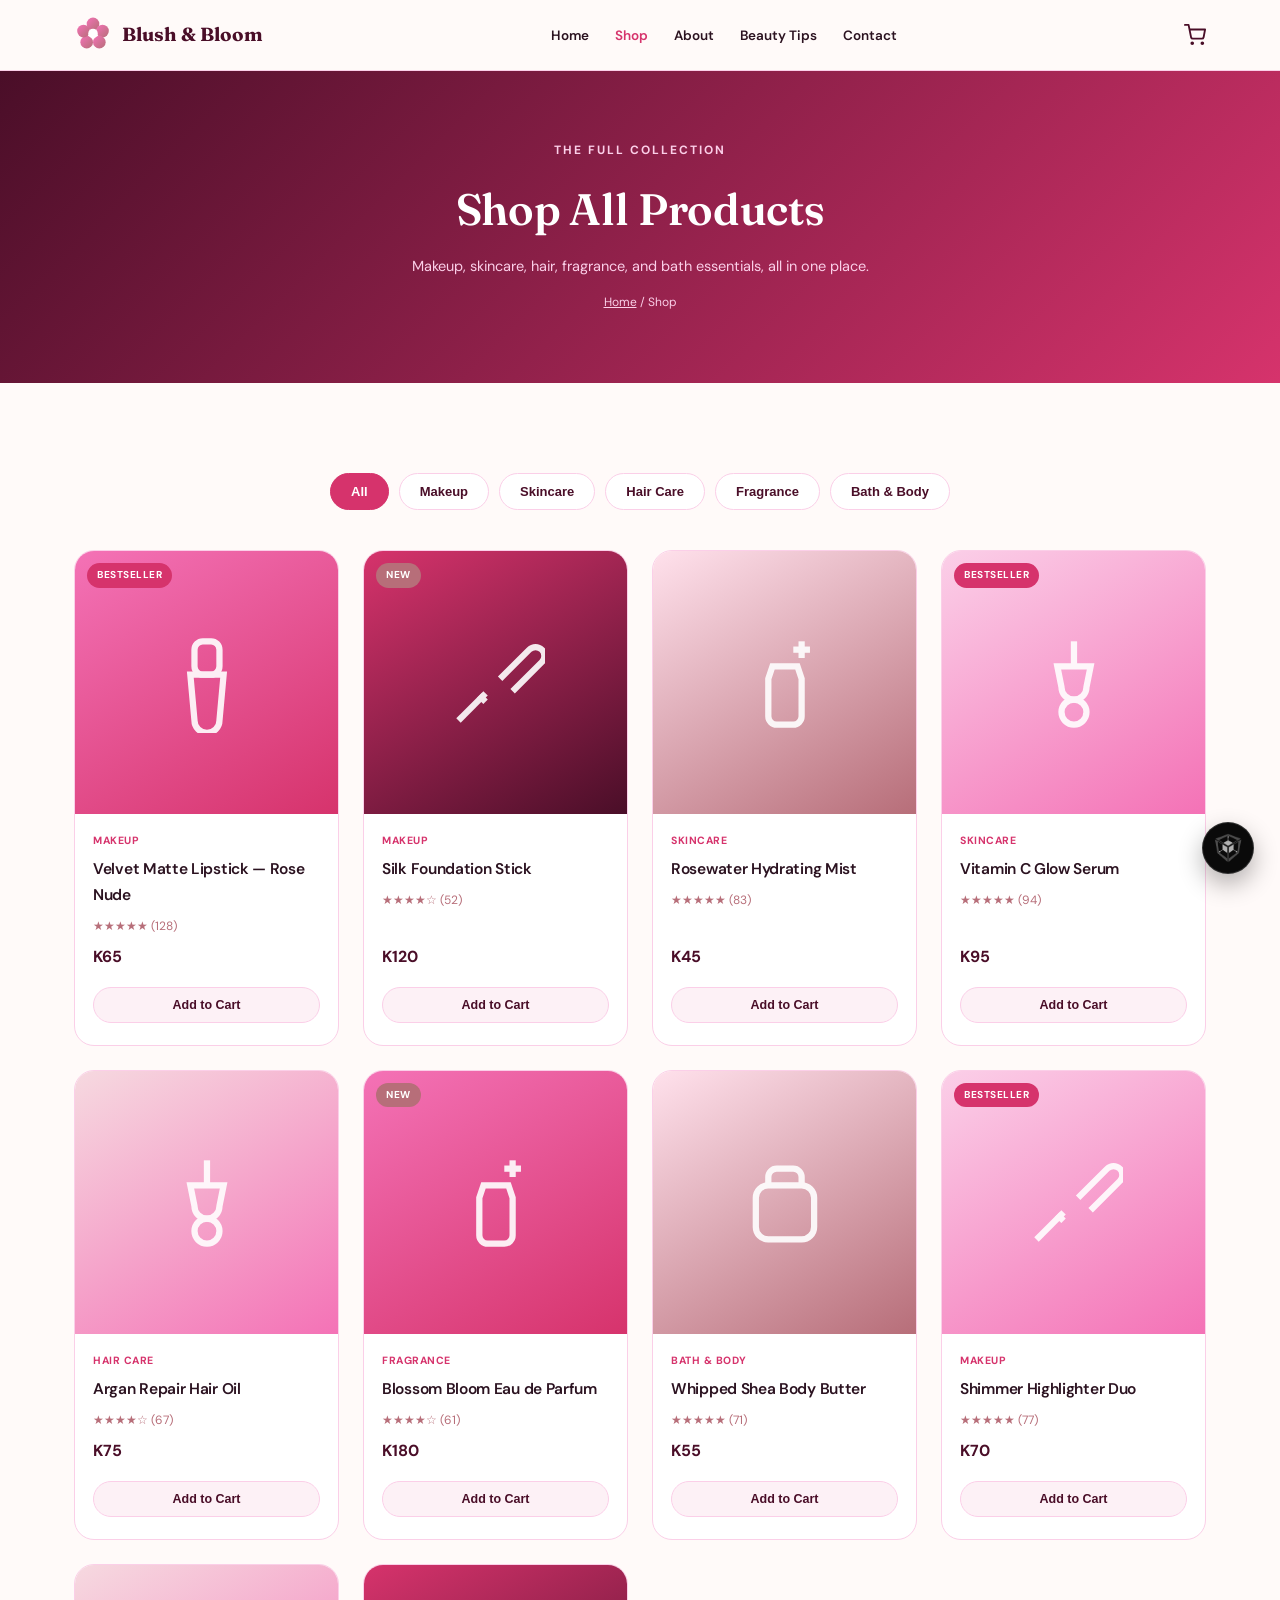
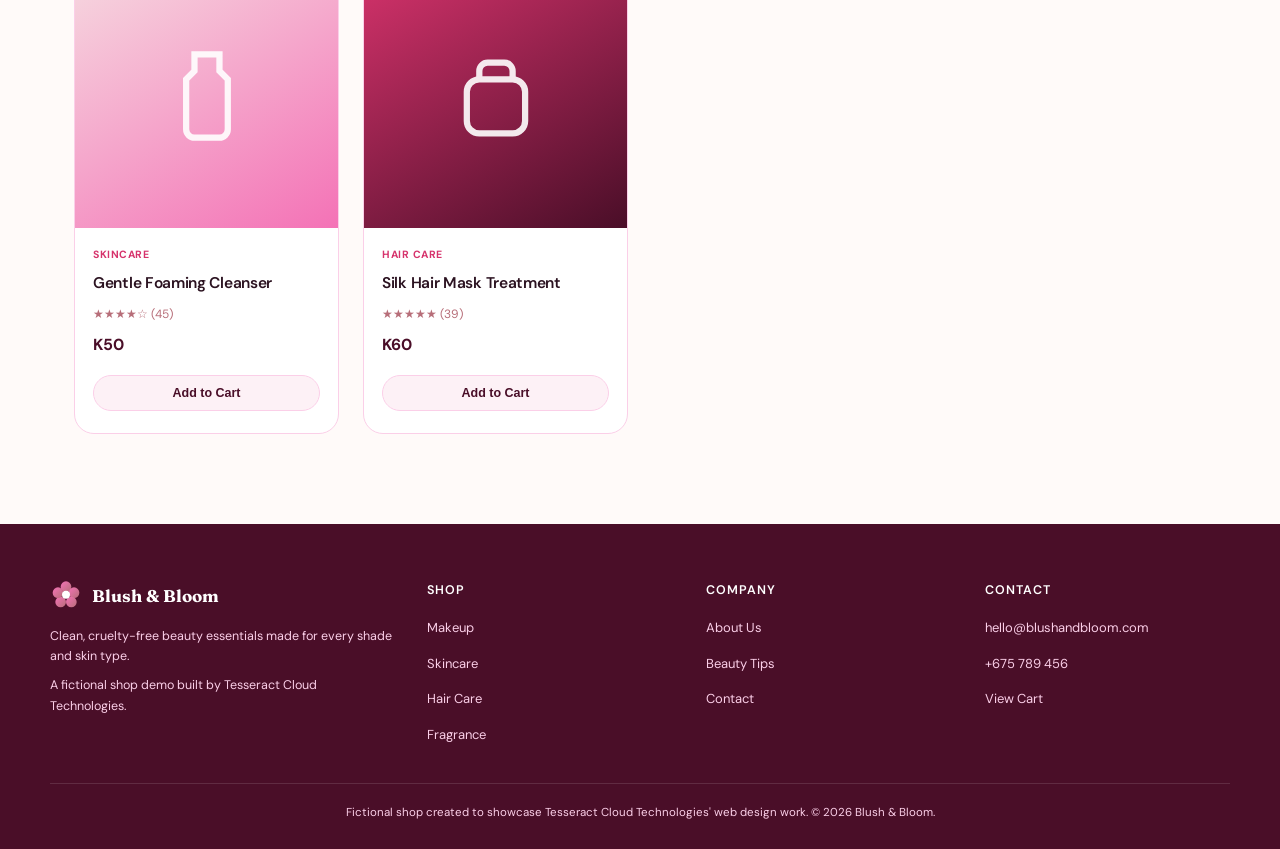
<file: shop.html>
<!DOCTYPE html>
<html lang="en">
<head>
<meta charset="UTF-8">
<meta name="viewport" content="width=device-width, initial-scale=1.0">
<title>Shop All — Blush &amp; Bloom</title>
<link rel="stylesheet" href="styles.css">
</head>
<body>

<nav class="nav">
  <div class="nav-inner">
    <a href="index.html" class="nav-logo">
      <svg viewBox="0 0 48 48"><defs><linearGradient id="bgNav2" x1="0" y1="0" x2="1" y2="1"><stop offset="0" stop-color="#f472b6"/><stop offset="1" stop-color="#b76e79"/></linearGradient></defs>
        <circle cx="24" cy="10" r="8" fill="url(#bgNav2)"/><circle cx="36" cy="19" r="8" fill="url(#bgNav2)"/><circle cx="32" cy="33" r="8" fill="url(#bgNav2)"/><circle cx="16" cy="33" r="8" fill="url(#bgNav2)"/><circle cx="12" cy="19" r="8" fill="url(#bgNav2)"/><circle cx="24" cy="22" r="6" fill="#fff"/>
      </svg>
      <span class="nav-logo-text">Blush &amp; Bloom</span>
    </a>
    <ul class="nav-links" id="navLinks">
      <li><a href="index.html">Home</a></li>
      <li><a href="shop.html" class="active">Shop</a></li>
      <li><a href="about.html">About</a></li>
      <li><a href="blog.html">Beauty Tips</a></li>
      <li><a href="contact.html">Contact</a></li>
    </ul>
    <div class="nav-right">
      <a href="cart.html" class="cart-link">
        <svg viewBox="0 0 24 24" fill="none" stroke="currentColor" stroke-width="2" stroke-linecap="round" stroke-linejoin="round"><circle cx="9" cy="21" r="1"/><circle cx="20" cy="21" r="1"/><path d="M1 1h4l2.7 13.4a2 2 0 0 0 2 1.6h9.7a2 2 0 0 0 2-1.6L23 6H6"/></svg>
        <span class="cart-badge" style="display:none;">0</span>
      </a>
    </div>
    <button class="nav-toggle" id="navToggle" aria-label="Toggle menu"><span></span><span></span><span></span></button>
  </div>
</nav>

<section class="page-hero">
  <div class="page-hero-inner">
    <span class="tag">The Full Collection</span>
    <h1>Shop All Products</h1>
    <p>Makeup, skincare, hair, fragrance, and bath essentials, all in one place.</p>
    <div class="crumb"><a href="index.html">Home</a> / Shop</div>
  </div>
</section>

<section>
  <div class="wrap">
    <div class="filter-tabs">
      <button class="filter-tab active" data-filter="all">All</button>
      <button class="filter-tab" data-filter="makeup">Makeup</button>
      <button class="filter-tab" data-filter="skincare">Skincare</button>
      <button class="filter-tab" data-filter="hair">Hair Care</button>
      <button class="filter-tab" data-filter="fragrance">Fragrance</button>
      <button class="filter-tab" data-filter="bath">Bath &amp; Body</button>
    </div>

    <div class="product-grid">

      <a href="product.html" class="product-card" data-category="makeup" style="display:block;">
        <div class="product-thumb pg1"><span class="product-badge">Bestseller</span><svg viewBox="0 0 24 24" fill="none" stroke="#fff" stroke-width="1.5"><rect x="9" y="2" width="6" height="8" rx="2"/><path d="M8 10h8l-1 11a3 3 0 0 1-6 0z"/></svg></div>
        <div class="product-body">
          <span class="product-cat">Makeup</span>
          <h3>Velvet Matte Lipstick — Rose Nude</h3>
          <div class="product-rating">★★★★★ (128)</div>
          <div class="product-price">K65</div>
          <button class="add-cart-btn" data-add-id="p1" data-name="Velvet Matte Lipstick — Rose Nude" data-price="65" data-gradient="pg1" data-icon="lipstick" onclick="event.preventDefault()">Add to Cart</button>
        </div>
      </a>

      <div class="product-card" data-category="makeup">
        <div class="product-thumb pg4"><span class="product-badge new">New</span><svg viewBox="0 0 24 24" fill="none" stroke="#fff" stroke-width="1.5"><path d="M9.5 14.5 3 21"/><path d="M13 11l7-7a2 2 0 0 1 3 3l-7 7"/><path d="M8 15l1.5 1.5"/></svg></div>
        <div class="product-body">
          <span class="product-cat">Makeup</span>
          <h3>Silk Foundation Stick</h3>
          <div class="product-rating">★★★★☆ (52)</div>
          <div class="product-price">K120</div>
          <button class="add-cart-btn" data-add-id="p2" data-name="Silk Foundation Stick" data-price="120" data-gradient="pg4" data-icon="brush">Add to Cart</button>
        </div>
      </div>

      <div class="product-card" data-category="skincare">
        <div class="product-thumb pg3"><svg viewBox="0 0 24 24" fill="none" stroke="#fff" stroke-width="1.5"><path d="M14 4h4"/><path d="M16 2v4"/><path d="M9 8h6l1 3v9a2 2 0 0 1-2 2h-4a2 2 0 0 1-2-2v-9z"/></svg></div>
        <div class="product-body">
          <span class="product-cat">Skincare</span>
          <h3>Rosewater Hydrating Mist</h3>
          <div class="product-rating">★★★★★ (83)</div>
          <div class="product-price">K45</div>
          <button class="add-cart-btn" data-add-id="p3" data-name="Rosewater Hydrating Mist" data-price="45" data-gradient="pg3" data-icon="spray">Add to Cart</button>
        </div>
      </div>

      <div class="product-card" data-category="skincare">
        <div class="product-thumb pg2"><span class="product-badge">Bestseller</span><svg viewBox="0 0 24 24" fill="none" stroke="#fff" stroke-width="1.5"><path d="M12 2v6"/><path d="M8 8h8l-1 5a3 3 0 0 1-6 0z"/><circle cx="12" cy="19" r="3"/></svg></div>
        <div class="product-body">
          <span class="product-cat">Skincare</span>
          <h3>Vitamin C Glow Serum</h3>
          <div class="product-rating">★★★★★ (94)</div>
          <div class="product-price">K95</div>
          <button class="add-cart-btn" data-add-id="p4" data-name="Vitamin C Glow Serum" data-price="95" data-gradient="pg2" data-icon="dropper">Add to Cart</button>
        </div>
      </div>

      <div class="product-card" data-category="hair">
        <div class="product-thumb pg5"><svg viewBox="0 0 24 24" fill="none" stroke="#fff" stroke-width="1.5"><path d="M12 2v6"/><path d="M8 8h8l-1 5a3 3 0 0 1-6 0z"/><circle cx="12" cy="19" r="3"/></svg></div>
        <div class="product-body">
          <span class="product-cat">Hair Care</span>
          <h3>Argan Repair Hair Oil</h3>
          <div class="product-rating">★★★★☆ (67)</div>
          <div class="product-price">K75</div>
          <button class="add-cart-btn" data-add-id="p5" data-name="Argan Repair Hair Oil" data-price="75" data-gradient="pg5" data-icon="dropper">Add to Cart</button>
        </div>
      </div>

      <div class="product-card" data-category="fragrance">
        <div class="product-thumb pg1"><span class="product-badge new">New</span><svg viewBox="0 0 24 24" fill="none" stroke="#fff" stroke-width="1.5"><path d="M14 4h4"/><path d="M16 2v4"/><path d="M9 8h6l1 3v9a2 2 0 0 1-2 2h-4a2 2 0 0 1-2-2v-9z"/></svg></div>
        <div class="product-body">
          <span class="product-cat">Fragrance</span>
          <h3>Blossom Bloom Eau de Parfum</h3>
          <div class="product-rating">★★★★☆ (61)</div>
          <div class="product-price">K180</div>
          <button class="add-cart-btn" data-add-id="p6" data-name="Blossom Bloom Eau de Parfum" data-price="180" data-gradient="pg1" data-icon="bottle">Add to Cart</button>
        </div>
      </div>

      <div class="product-card" data-category="bath">
        <div class="product-thumb pg3"><svg viewBox="0 0 24 24" fill="none" stroke="#fff" stroke-width="1.5"><rect x="5" y="8" width="14" height="13" rx="3"/><path d="M8 8V6a2 2 0 0 1 2-2h4a2 2 0 0 1 2 2v2"/></svg></div>
        <div class="product-body">
          <span class="product-cat">Bath &amp; Body</span>
          <h3>Whipped Shea Body Butter</h3>
          <div class="product-rating">★★★★★ (71)</div>
          <div class="product-price">K55</div>
          <button class="add-cart-btn" data-add-id="p7" data-name="Whipped Shea Body Butter" data-price="55" data-gradient="pg3" data-icon="jar">Add to Cart</button>
        </div>
      </div>

      <div class="product-card" data-category="makeup">
        <div class="product-thumb pg2"><span class="product-badge">Bestseller</span><svg viewBox="0 0 24 24" fill="none" stroke="#fff" stroke-width="1.5"><path d="M9.5 14.5 3 21"/><path d="M13 11l7-7a2 2 0 0 1 3 3l-7 7"/><path d="M8 15l1.5 1.5"/></svg></div>
        <div class="product-body">
          <span class="product-cat">Makeup</span>
          <h3>Shimmer Highlighter Duo</h3>
          <div class="product-rating">★★★★★ (77)</div>
          <div class="product-price">K70</div>
          <button class="add-cart-btn" data-add-id="p8" data-name="Shimmer Highlighter Duo" data-price="70" data-gradient="pg2" data-icon="brush">Add to Cart</button>
        </div>
      </div>

      <div class="product-card" data-category="skincare">
        <div class="product-thumb pg5"><svg viewBox="0 0 24 24" fill="none" stroke="#fff" stroke-width="1.5"><path d="M9 2h6v4l2 2v12a2 2 0 0 1-2 2H9a2 2 0 0 1-2-2V8l2-2z"/></svg></div>
        <div class="product-body">
          <span class="product-cat">Skincare</span>
          <h3>Gentle Foaming Cleanser</h3>
          <div class="product-rating">★★★★☆ (45)</div>
          <div class="product-price">K50</div>
          <button class="add-cart-btn" data-add-id="p9" data-name="Gentle Foaming Cleanser" data-price="50" data-gradient="pg5" data-icon="bottle">Add to Cart</button>
        </div>
      </div>

      <div class="product-card" data-category="hair">
        <div class="product-thumb pg4"><svg viewBox="0 0 24 24" fill="none" stroke="#fff" stroke-width="1.5"><rect x="5" y="8" width="14" height="13" rx="3"/><path d="M8 8V6a2 2 0 0 1 2-2h4a2 2 0 0 1 2 2v2"/></svg></div>
        <div class="product-body">
          <span class="product-cat">Hair Care</span>
          <h3>Silk Hair Mask Treatment</h3>
          <div class="product-rating">★★★★★ (39)</div>
          <div class="product-price">K60</div>
          <button class="add-cart-btn" data-add-id="p10" data-name="Silk Hair Mask Treatment" data-price="60" data-gradient="pg4" data-icon="jar">Add to Cart</button>
        </div>
      </div>

    </div>
  </div>
</section>

<footer>
  <div class="footer-grid">
    <div>
      <div class="footer-logo">
        <svg viewBox="0 0 48 48"><defs><linearGradient id="bgFoot2" x1="0" y1="0" x2="1" y2="1"><stop offset="0" stop-color="#f472b6"/><stop offset="1" stop-color="#b76e79"/></linearGradient></defs>
          <circle cx="24" cy="10" r="8" fill="url(#bgFoot2)"/><circle cx="36" cy="19" r="8" fill="url(#bgFoot2)"/><circle cx="32" cy="33" r="8" fill="url(#bgFoot2)"/><circle cx="16" cy="33" r="8" fill="url(#bgFoot2)"/><circle cx="12" cy="19" r="8" fill="url(#bgFoot2)"/><circle cx="24" cy="22" r="6" fill="#fff"/>
        </svg>
        <span style="font-family:'Fraunces',serif; font-weight:700; font-size:17px;">Blush &amp; Bloom</span>
      </div>
      <p>Clean, cruelty-free beauty essentials made for every shade and skin type.</p>
      <p>A fictional shop demo built by Tesseract Cloud Technologies.</p>
    </div>
    <div>
      <h4>Shop</h4>
      <ul class="footer-links">
        <li><a href="shop.html?cat=makeup">Makeup</a></li>
        <li><a href="shop.html?cat=skincare">Skincare</a></li>
        <li><a href="shop.html?cat=hair">Hair Care</a></li>
        <li><a href="shop.html?cat=fragrance">Fragrance</a></li>
      </ul>
    </div>
    <div>
      <h4>Company</h4>
      <ul class="footer-links">
        <li><a href="about.html">About Us</a></li>
        <li><a href="blog.html">Beauty Tips</a></li>
        <li><a href="contact.html">Contact</a></li>
      </ul>
    </div>
    <div>
      <h4>Contact</h4>
      <ul class="footer-links">
        <li><a href="mailto:hello@blushandbloom.com">hello@blushandbloom.com</a></li>
        <li><a href="tel:+675789456">+675 789 456</a></li>
        <li><a href="cart.html">View Cart</a></li>
      </ul>
    </div>
  </div>
  <div class="footer-bottom">Fictional shop created to showcase Tesseract Cloud Technologies' web design work. &copy; 2026 Blush &amp; Bloom.</div>
</footer>
<a href="https://demo.tesseract-pg.com/" class="fab-home" aria-label="Back to Showcase">
  <img src="tctd_icon.png" alt="Back to Showcase">
  <span class="fab-tooltip">Back to Showcase</span>
</a>

<script src="script.js"></script>
<script>
  // Preselect category filter tab from ?cat= query string
  (function () {
    var params = new URLSearchParams(window.location.search);
    var cat = params.get('cat');
    if (cat) {
      var tab = document.querySelector('.filter-tab[data-filter="' + cat + '"]');
      if (tab) tab.click();
    }
  })();
</script>
</body>
</html>
</file>
<file: styles.css>
@import url('https://fonts.googleapis.com/css2?family=Fraunces:ital,wght@0,500;0,600;0,700;1,500&family=DM+Sans:wght@400;500;600;700&display=swap');

:root {
  --pink-900: #4a0e28;
  --pink-700: #d6336c;
  --pink-600: #e85d94;
  --pink-400: #f472b6;
  --pink-200: #fbcfe8;
  --pink-100: #fdf1f6;
  --rose-gold: #b76e79;
  --cream: #fffaf9;
  --ink: #2b1220;
  --grey: #8a7278;
  --white: #ffffff;
}
* { box-sizing: border-box; margin: 0; padding: 0; }
html { scroll-behavior: smooth; }
body {
  font-family: 'DM Sans', sans-serif;
  color: var(--ink);
  background: var(--cream);
  line-height: 1.65;
}
a { text-decoration: none; color: inherit; }
img, svg { display: block; }
h1, h2, h3, h4 { font-family: 'Fraunces', serif; font-weight: 600; letter-spacing: -0.3px; }
.wrap { max-width: 1180px; margin: 0 auto; padding: 0 24px; }
section { padding: 90px 24px; }
.script { font-family: 'Fraunces', serif; font-style: italic; color: var(--pink-700); }

/* ---------- BUTTONS ---------- */
.btn {
  display: inline-flex; align-items: center; gap: 8px;
  font-family: 'DM Sans', sans-serif; font-weight: 700; font-size: 14px;
  padding: 15px 30px; border-radius: 50px; transition: all 0.25s ease; border: 1px solid transparent; cursor: pointer;
}
.btn-solid { background: var(--pink-700); color: #fff; }
.btn-solid:hover { background: var(--pink-900); transform: translateY(-2px); }
.btn-outline { background: transparent; color: var(--pink-900); border-color: var(--pink-700); }
.btn-outline:hover { background: var(--pink-700); color: #fff; transform: translateY(-2px); }
.btn-outline-light { background: transparent; color: #fff; border-color: rgba(255,255,255,0.6); }
.btn-outline-light:hover { background: #fff; color: var(--pink-900); }
.btn-block { width: 100%; justify-content: center; }
.btn-sm { padding: 10px 20px; font-size: 12.5px; }

/* ---------- NAV ---------- */
.nav { position: sticky; top: 0; z-index: 200; background: rgba(255,250,249,0.92); backdrop-filter: blur(10px); border-bottom: 1px solid var(--pink-200); }
.nav-inner { max-width: 1180px; margin: 0 auto; padding: 16px 24px; display: flex; align-items: center; justify-content: space-between; gap: 16px; }
.nav-logo { display: flex; align-items: center; gap: 10px; }
.nav-logo svg { width: 38px; height: 38px; }
.nav-logo-text { font-family: 'Fraunces', serif; font-weight: 700; font-size: 19px; color: var(--pink-900); }
.nav-links { display: flex; gap: 26px; list-style: none; }
.nav-links a { font-size: 13.5px; font-weight: 600; color: var(--ink); position: relative; }
.nav-links a.active, .nav-links a:hover { color: var(--pink-700); }
.nav-right { display: flex; align-items: center; gap: 18px; }
.cart-link { position: relative; display: flex; align-items: center; }
.cart-link svg { width: 22px; height: 22px; stroke: var(--pink-900); }
.cart-badge { position: absolute; top: -8px; right: -10px; background: var(--pink-700); color: #fff; font-size: 10px; font-weight: 700; width: 18px; height: 18px; border-radius: 50%; display: flex; align-items: center; justify-content: center; }
.nav-toggle { display: none; flex-direction: column; gap: 5px; background: none; border: none; cursor: pointer; }
.nav-toggle span { width: 22px; height: 2px; background: var(--pink-900); }

/* ---------- HERO (home) ---------- */
.hero { position: relative; overflow: hidden; padding: 100px 24px 130px; background: linear-gradient(160deg, var(--pink-100), var(--pink-200) 70%); }
.hero-blob { position: absolute; border-radius: 50%; filter: blur(50px); opacity: 0.55; z-index: 0; }
.hero-blob.b1 { width: 380px; height: 380px; background: var(--pink-400); top: -140px; right: -100px; }
.hero-blob.b2 { width: 280px; height: 280px; background: var(--rose-gold); bottom: -120px; left: -80px; opacity: 0.35; }
.hero-inner { position: relative; z-index: 1; max-width: 640px; margin: 0 auto; text-align: center; }
.hero-tag { display: inline-flex; align-items: center; gap: 8px; background: #fff; border: 1px solid var(--pink-200); padding: 8px 18px; border-radius: 30px; font-size: 12.5px; font-weight: 700; color: var(--pink-700); margin-bottom: 26px; }
.hero h1 { font-size: clamp(36px, 6vw, 62px); line-height: 1.08; margin-bottom: 20px; color: var(--pink-900); }
.hero h1 em { color: var(--pink-700); font-style: italic; }
.hero p { color: var(--grey); font-size: 16px; max-width: 480px; margin: 0 auto 32px; }
.hero-btns { display: flex; gap: 14px; justify-content: center; flex-wrap: wrap; }

/* ---------- PAGE HERO (interior) ---------- */
.page-hero { position: relative; padding: 70px 24px; text-align: center; background: linear-gradient(135deg, var(--pink-900), var(--pink-700)); color: #fff; overflow: hidden; }
.page-hero-inner { position: relative; z-index: 1; max-width: 620px; margin: 0 auto; }
.page-hero span.tag { font-size: 12px; font-weight: 700; letter-spacing: 2px; text-transform: uppercase; color: var(--pink-200); display: block; margin-bottom: 12px; }
.page-hero h1 { font-size: clamp(28px, 5vw, 44px); margin-bottom: 10px; }
.page-hero p { color: var(--pink-200); font-size: 14.5px; }
.crumb { font-size: 12px; color: var(--pink-200); margin-top: 14px; }
.crumb a { text-decoration: underline; }

/* ---------- SECTION HEAD ---------- */
.section-head { max-width: 580px; margin: 0 auto 48px; text-align: center; }
.section-head .eyebrow { font-size: 12px; font-weight: 700; letter-spacing: 2.5px; text-transform: uppercase; color: var(--pink-700); display: block; margin-bottom: 10px; }
.section-head h2 { font-size: clamp(26px, 4vw, 38px); color: var(--pink-900); margin-bottom: 12px; }
.section-head p { color: var(--grey); font-size: 14.5px; }

/* ---------- CATEGORY TILES ---------- */
.cat-grid { display: grid; grid-template-columns: repeat(auto-fit, minmax(180px, 1fr)); gap: 20px; }
.cat-tile { border-radius: 24px; padding: 30px 20px; text-align: center; transition: transform 0.3s ease; }
.cat-tile:hover { transform: translateY(-6px); }
.cat-icon { width: 56px; height: 56px; margin: 0 auto 14px; border-radius: 50%; background: rgba(255,255,255,0.55); display: flex; align-items: center; justify-content: center; }
.cat-icon svg { width: 26px; height: 26px; stroke: var(--pink-900); }
.cat-tile h3 { font-size: 15px; color: var(--pink-900); }
.ct1 { background: var(--pink-200); }
.ct2 { background: #ffe1ec; }
.ct3 { background: #f6d9e0; }
.ct4 { background: #fbe4e9; }
.ct5 { background: #ffeaf1; }

/* ---------- PRODUCT GRID / CARD ---------- */
.filter-tabs { display: flex; gap: 10px; flex-wrap: wrap; justify-content: center; margin-bottom: 40px; }
.filter-tab { padding: 10px 20px; border-radius: 30px; border: 1px solid var(--pink-200); background: #fff; font-size: 13px; font-weight: 600; color: var(--pink-900); cursor: pointer; transition: all 0.2s ease; }
.filter-tab:hover { border-color: var(--pink-700); }
.filter-tab.active { background: var(--pink-700); color: #fff; border-color: var(--pink-700); }

.product-grid { display: grid; grid-template-columns: repeat(auto-fit, minmax(230px, 1fr)); gap: 24px; }
.product-card { background: #fff; border-radius: 20px; overflow: hidden; border: 1px solid var(--pink-200); transition: transform 0.3s ease, box-shadow 0.3s ease; display: flex; flex-direction: column; }
.product-card:hover { transform: translateY(-6px); box-shadow: 0 20px 40px rgba(214,51,108,0.14); }
.product-thumb { position: relative; aspect-ratio: 1; display: flex; align-items: center; justify-content: center; }
.product-thumb svg { width: 38%; height: 38%; opacity: 0.9; }
.product-badge { position: absolute; top: 12px; left: 12px; background: var(--pink-700); color: #fff; font-size: 10px; font-weight: 700; padding: 4px 10px; border-radius: 20px; text-transform: uppercase; letter-spacing: 0.5px; }
.product-badge.new { background: var(--rose-gold); }
.product-body { padding: 18px 18px 22px; display: flex; flex-direction: column; gap: 8px; flex-grow: 1; }
.product-cat { font-size: 10.5px; font-weight: 700; letter-spacing: 0.5px; text-transform: uppercase; color: var(--pink-700); }
.product-body h3 { font-size: 15.5px; color: var(--ink); font-weight: 600; font-family: 'DM Sans', sans-serif; }
.product-rating { font-size: 12px; color: var(--rose-gold); }
.product-price { font-size: 16px; font-weight: 700; color: var(--pink-900); margin-top: auto; }
.product-price span { font-size: 12px; color: var(--grey); font-weight: 400; text-decoration: line-through; margin-left: 6px; }
.add-cart-btn { margin-top: 8px; width: 100%; background: var(--pink-100); color: var(--pink-900); border: 1px solid var(--pink-200); border-radius: 30px; padding: 10px; font-size: 12.5px; font-weight: 700; cursor: pointer; transition: all 0.2s ease; }
.add-cart-btn:hover { background: var(--pink-700); color: #fff; border-color: var(--pink-700); }

/* product thumb gradients */
.pg1 { background: linear-gradient(150deg, #f472b6, #d6336c); }
.pg2 { background: linear-gradient(150deg, #fbcfe8, #f472b6); }
.pg3 { background: linear-gradient(150deg, #ffe1ec, #b76e79); }
.pg4 { background: linear-gradient(150deg, #d6336c, #4a0e28); }
.pg5 { background: linear-gradient(150deg, #f6d9e0, #f472b6); }

/* ---------- VALUES STRIP ---------- */
.values-strip { background: var(--pink-900); padding: 46px 24px; }
.values-grid { max-width: 1000px; margin: 0 auto; display: grid; grid-template-columns: repeat(auto-fit, minmax(180px,1fr)); gap: 20px; text-align: center; }
.values-grid div { color: #fff; }
.values-grid svg { width: 26px; height: 26px; stroke: var(--pink-200); margin: 0 auto 10px; }
.values-grid span { font-size: 12.5px; font-weight: 600; color: var(--pink-100); }

/* ---------- TESTIMONIALS / REVIEWS ---------- */
.review-grid { display: grid; grid-template-columns: repeat(auto-fit, minmax(270px, 1fr)); gap: 22px; }
.review-card { background: #fff; border: 1px solid var(--pink-200); border-radius: 20px; padding: 26px 24px; }
.review-stars { color: var(--rose-gold); font-size: 13px; margin-bottom: 10px; }
.review-card p { font-size: 13.5px; color: var(--ink); margin-bottom: 16px; font-style: italic; }
.review-person { display: flex; align-items: center; gap: 10px; }
.review-avatar { width: 34px; height: 34px; border-radius: 50%; background: linear-gradient(135deg, var(--pink-400), var(--pink-700)); display: flex; align-items: center; justify-content: center; color: #fff; font-size: 12px; font-weight: 700; }
.review-person strong { font-size: 12.5px; display: block; }
.review-person span { font-size: 11px; color: var(--grey); }

/* ---------- NEWSLETTER ---------- */
.newsletter { background: linear-gradient(135deg, var(--pink-700), var(--pink-900)); border-radius: 28px; padding: 56px 40px; text-align: center; color: #fff; max-width: 900px; margin: 0 auto; }
.newsletter h2 { font-size: clamp(22px, 4vw, 32px); margin-bottom: 12px; }
.newsletter p { color: var(--pink-100); font-size: 14px; margin-bottom: 26px; }
.newsletter-form { display: flex; gap: 10px; max-width: 420px; margin: 0 auto; flex-wrap: wrap; justify-content: center; }
.newsletter-form input { flex: 1; min-width: 200px; padding: 13px 18px; border-radius: 30px; border: none; font-family: 'DM Sans', sans-serif; font-size: 13.5px; }
.newsletter-msg { display: none; margin-top: 14px; font-size: 12.5px; color: var(--pink-100); }
.newsletter-msg.show { display: block; }

/* ---------- FORMS (generic) ---------- */
.form-panel { background: #fff; border: 1px solid var(--pink-200); border-radius: 20px; padding: 34px; }
.form-row { display: grid; grid-template-columns: 1fr 1fr; gap: 16px; margin-bottom: 16px; }
.form-group { display: flex; flex-direction: column; gap: 6px; }
.form-group.full { grid-column: 1/-1; }
label { font-size: 12px; font-weight: 700; color: var(--pink-900); text-transform: uppercase; letter-spacing: 0.4px; }
input, select, textarea {
  font-family: 'DM Sans', sans-serif; font-size: 14px; padding: 12px 14px; border: 1px solid var(--pink-200); border-radius: 10px; background: var(--pink-100); color: var(--ink);
}
input:focus, select:focus, textarea:focus { outline: none; border-color: var(--pink-700); background: #fff; }
textarea { min-height: 90px; resize: vertical; }

/* ---------- CONFIRM / EMPTY STATES ---------- */
.confirm-box { display: none; background: var(--pink-100); border: 1px solid var(--pink-200); border-radius: 16px; padding: 26px; margin-top: 20px; }
.confirm-box.show { display: block; }
.confirm-box h3 { color: var(--pink-900); margin-bottom: 8px; }
.confirm-box p { font-size: 13px; color: var(--grey); }
.empty-state { text-align: center; padding: 60px 20px; color: var(--grey); }
.empty-state svg { width: 60px; height: 60px; stroke: var(--pink-300); margin: 0 auto 16px; }

/* ---------- CART TABLE ---------- */
.cart-table { width: 100%; border-collapse: collapse; }
.cart-table th { text-align: left; font-size: 11.5px; text-transform: uppercase; letter-spacing: 0.5px; color: var(--grey); padding: 10px 8px; border-bottom: 1px solid var(--pink-200); }
.cart-table td { padding: 16px 8px; border-bottom: 1px solid var(--pink-100); vertical-align: middle; }
.cart-item-info { display: flex; align-items: center; gap: 14px; }
.cart-thumb { width: 56px; height: 56px; border-radius: 12px; display: flex; align-items: center; justify-content: center; flex-shrink: 0; }
.cart-thumb svg { width: 46%; height: 46%; }
.qty-control { display: inline-flex; align-items: center; border: 1px solid var(--pink-200); border-radius: 30px; overflow: hidden; }
.qty-control button { width: 28px; height: 28px; background: var(--pink-100); border: none; cursor: pointer; font-size: 15px; color: var(--pink-900); }
.qty-control span { width: 30px; text-align: center; font-size: 13px; font-weight: 600; }
.remove-btn { color: var(--pink-700); font-size: 12px; font-weight: 700; cursor: pointer; background: none; border: none; }
.cart-summary { background: var(--pink-100); border-radius: 16px; padding: 26px; }
.cart-summary-row { display: flex; justify-content: space-between; font-size: 13.5px; margin-bottom: 10px; color: var(--grey); }
.cart-summary-row.total { font-size: 17px; font-weight: 700; color: var(--pink-900); border-top: 1px solid var(--pink-200); padding-top: 14px; margin-top: 6px; }

/* ---------- BLOG ---------- */
.blog-grid { display: grid; grid-template-columns: repeat(auto-fit, minmax(280px,1fr)); gap: 26px; }
.blog-card { background: #fff; border-radius: 20px; overflow: hidden; border: 1px solid var(--pink-200); transition: transform 0.3s ease; }
.blog-card:hover { transform: translateY(-6px); }
.blog-thumb { aspect-ratio: 16/10; display: flex; align-items: center; justify-content: center; }
.blog-thumb svg { width: 30%; height: 30%; }
.blog-body { padding: 22px 22px 26px; }
.blog-tag { font-size: 10.5px; font-weight: 700; text-transform: uppercase; letter-spacing: 0.5px; color: var(--pink-700); }
.blog-body h3 { font-size: 17px; margin: 8px 0 10px; color: var(--pink-900); }
.blog-body p { font-size: 13px; color: var(--grey); margin-bottom: 14px; }
.blog-body a { font-size: 12.5px; font-weight: 700; color: var(--pink-700); }

/* ---------- ACCORDION (FAQ) ---------- */
.accordion-item { border: 1px solid var(--pink-200); border-radius: 14px; margin-bottom: 12px; overflow: hidden; background: #fff; }
.accordion-head { padding: 18px 22px; display: flex; justify-content: space-between; align-items: center; cursor: pointer; font-weight: 600; font-size: 14.5px; color: var(--pink-900); }
.accordion-head svg { width: 16px; height: 16px; transition: transform 0.25s ease; }
.accordion-item.open .accordion-head svg { transform: rotate(180deg); }
.accordion-body { max-height: 0; overflow: hidden; transition: max-height 0.3s ease; padding: 0 22px; }
.accordion-item.open .accordion-body { max-height: 200px; padding: 0 22px 20px; }
.accordion-body p { font-size: 13.5px; color: var(--grey); }

/* ---------- CTA BAND ---------- */
.cta-band { background: linear-gradient(135deg, var(--pink-700), var(--pink-900)); color: #fff; text-align: center; padding: 80px 24px; }
.cta-band h2 { font-size: clamp(24px,4vw,34px); margin-bottom: 14px; }
.cta-band p { color: var(--pink-100); margin-bottom: 28px; font-size: 14.5px; }
.cta-btns { display: flex; gap: 14px; justify-content: center; flex-wrap: wrap; }

/* ---------- FOOTER ---------- */
footer { background: var(--pink-900); color: var(--pink-100); padding: 56px 24px 26px; }
.footer-grid { display: grid; grid-template-columns: 1.4fr 1fr 1fr 1fr; gap: 34px; max-width: 1180px; margin: 0 auto; }
.footer-logo { display: flex; align-items: center; gap: 10px; color: #fff; margin-bottom: 14px; }
.footer-logo svg { width: 32px; height: 32px; }
footer p { font-size: 12.5px; color: var(--pink-200); margin-bottom: 8px; }
footer h4 { font-family: 'DM Sans', sans-serif; font-size: 12.5px; text-transform: uppercase; letter-spacing: 1px; color: #fff; margin-bottom: 14px; }
.footer-links { list-style: none; display: flex; flex-direction: column; gap: 9px; }
.footer-links a { font-size: 13px; color: var(--pink-200); }
.footer-links a:hover { color: #fff; }
.footer-bottom { max-width: 1180px; margin: 36px auto 0; padding-top: 20px; border-top: 1px solid rgba(255,255,255,0.12); font-size: 11.5px; text-align: center; color: var(--pink-200); }

/* ---------- RESPONSIVE ---------- */
@media (max-width: 900px) {
  .footer-grid { grid-template-columns: 1fr 1fr; }
  .form-row { grid-template-columns: 1fr; }
}
@media (max-width: 760px) {
  .nav-links { display: none; }
  .nav-toggle { display: flex; }
  .nav-links.open { display: flex; flex-direction: column; gap: 0; position: absolute; top: 100%; left: 0; right: 0; background: #fff; border-bottom: 1px solid var(--pink-200); padding: 10px 24px 20px; }
  .nav-links.open a { padding: 12px 0; border-bottom: 1px solid var(--pink-100); }
  .footer-grid { grid-template-columns: 1fr; }
  .cart-table thead { display: none; }
  .cart-table, .cart-table tbody, .cart-table tr, .cart-table td { display: block; width: 100%; }
  .cart-table tr { border-bottom: 1px solid var(--pink-200); padding: 12px 0; }
}

/* ---------- FLOATER ---------- */
.fab-home {
  position: fixed;
  bottom: 26px;
  right: 26px;
  width: 52px;
  height: 52px;
  border-radius: 50%;
  background: #0a0a0a;
  border: 1px solid rgba(255,255,255,0.15);
  display: flex;
  align-items: center;
  justify-content: center;
  box-shadow: 0 10px 25px rgba(0,0,0,0.3);
  z-index: 999;
  transition: transform 0.25s ease, box-shadow 0.25s ease;
  overflow: hidden;
}
.fab-home img { width: 60%; height: 60%; object-fit: contain; }
.fab-home:hover { transform: translateY(-4px) scale(1.05); box-shadow: 0 14px 30px rgba(0,0,0,0.35); }
.fab-tooltip {
  position: absolute;
  bottom: 64px;
  right: 0;
  background: #0a0a0a;
  color: #fff;
  font-family: sans-serif;
  font-size: 12.5px;
  font-weight: 600;
  padding: 7px 14px;
  border-radius: 6px;
  white-space: nowrap;
  opacity: 0;
  transform: translateY(6px);
  pointer-events: none;
  transition: opacity 0.2s ease, transform 0.2s ease;
}
.fab-tooltip::after {
  content: '';
  position: absolute;
  top: 100%;
  right: 18px;
  border: 5px solid transparent;
  border-top-color: #0a0a0a;
}
.fab-home:hover .fab-tooltip { opacity: 1; transform: translateY(0); }
@media (max-width: 600px) {
  .fab-home { bottom: 18px; right: 18px; width: 46px; height: 46px; }
}
</file>
